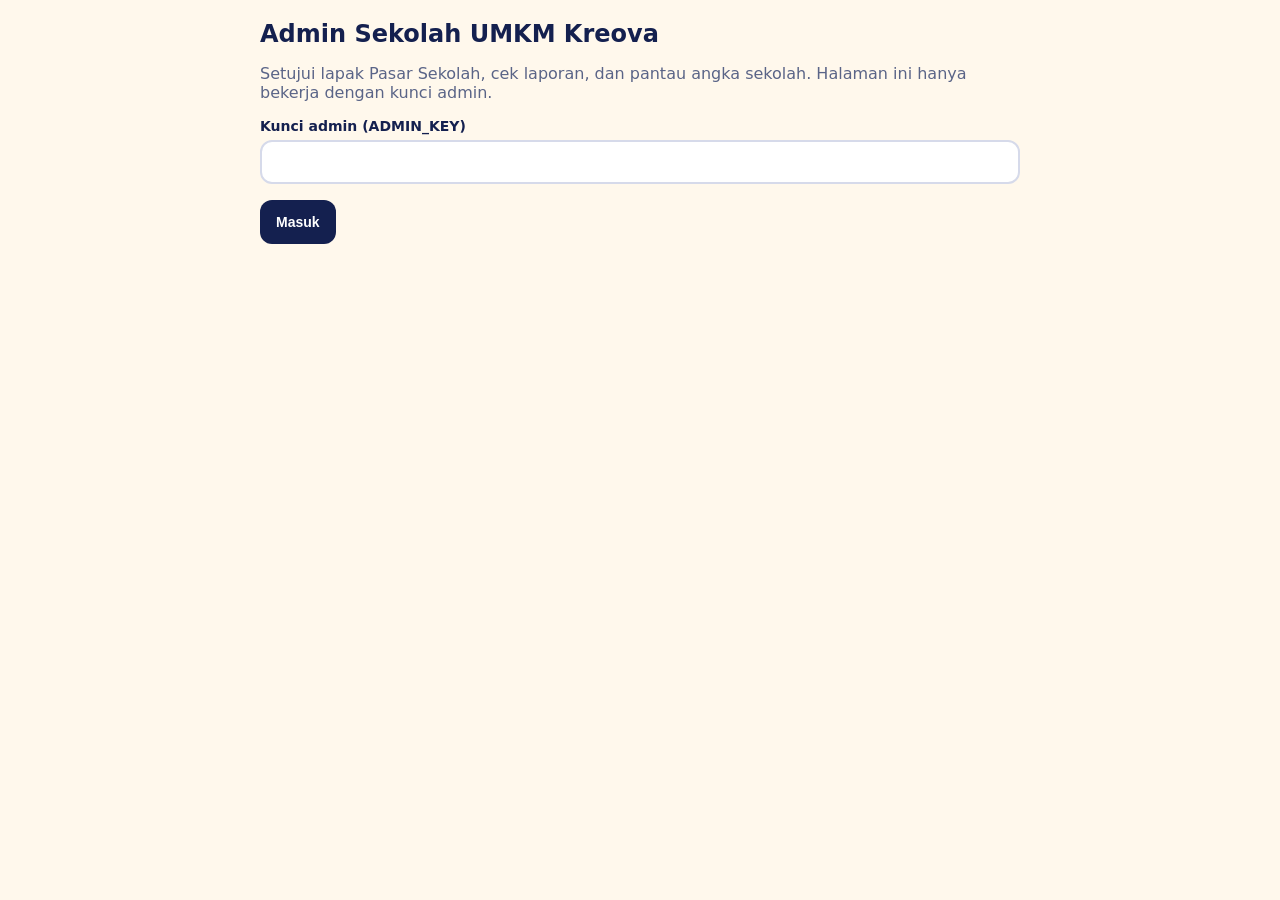
<file: public/admin.html>
<!DOCTYPE html>
<html lang="id">
<head>
<meta charset="utf-8">
<meta name="viewport" content="width=device-width, initial-scale=1">
<meta name="robots" content="noindex">
<title>Admin · Sekolah UMKM Kreova</title>
<style>
  body { margin:0; font-family:system-ui, sans-serif; background:#FFF8EC; color:#14204F; }
  main { max-width:760px; margin:0 auto; padding:20px 16px 60px; }
  h1 { font-size:24px; margin:0 0 4px; } h2 { font-size:18px; margin:28px 0 10px; }
  .kartu { background:#fff; border-radius:14px; padding:14px 16px; margin-bottom:10px; box-shadow:0 3px 0 rgba(12,21,56,.08); display:flex; gap:12px; align-items:center; flex-wrap:wrap; }
  .kartu .isi { flex:1 1 220px; } .kartu small { color:#5A6487; display:block; }
  button { min-height:44px; padding:0 16px; border-radius:12px; border:0; font-weight:700; font-size:14px; cursor:pointer; }
  .setuju { background:#2BB673; color:#fff; } .tolak { background:#B3261E; color:#fff; } .netral { background:#14204F; color:#fff; }
  input { min-height:44px; border-radius:12px; border:2px solid #D6DAEA; padding:0 12px; font-size:16px; width:100%; box-sizing:border-box; }
  label { font-weight:700; font-size:14px; display:block; margin-bottom:6px; }
  .angka { display:flex; gap:10px; flex-wrap:wrap; } .angka div { background:#14204F; color:#fff; border-radius:12px; padding:10px 14px; font-weight:700; }
  .salah { color:#B3261E; font-weight:700; min-height:20px; }
  .kosong { color:#5A6487; }
  .foto { display:flex; gap:6px; flex-wrap:wrap; width:100%; } .foto figure { margin:0; width:96px; font-size:12px; } .foto img { width:96px; height:96px; object-fit:cover; border-radius:10px; display:block; background:#E8EEFB; }
  .cek { background:#FFF3C4; border-radius:10px; padding:8px 10px; font-size:13.5px; width:100%; } .cek a { color:#14204F; font-weight:700; }
  .tombol-baris { display:flex; gap:8px; flex-wrap:wrap; width:100%; align-items:center; } .tombol-baris input { flex:1 1 180px; min-height:40px; font-size:14px; }
  .lencana { display:inline-block; background:#F5C518; color:#14204F; border-radius:999px; padding:2px 8px; font-size:12px; font-weight:800; margin-left:6px; }
  .detail { font-size:14px; line-height:1.5; width:100%; } .detail div { margin:2px 0; } a { color:#14204F; }
</style>
</head>
<body>
<main>
  <h1>Admin Sekolah UMKM Kreova</h1>
  <p class="kosong">Setujui lapak Pasar Sekolah, cek laporan, dan pantau angka sekolah. Halaman ini hanya bekerja dengan kunci admin.</p>
  <form id="masuk">
    <label for="kunci">Kunci admin (ADMIN_KEY)</label>
    <input id="kunci" type="password" autocomplete="current-password">
    <p><button class="netral" type="submit">Masuk</button></p>
    <div class="salah" id="salah" role="alert"></div>
  </form>
  <section id="isi" hidden>
    <div class="angka" id="angka"></div>
    <h2>Laporan dari pengunjung</h2><div id="laporan"></div>
    <h2>Lapak menunggu persetujuan</h2><div id="antrian"></div>
    <h2>Lapak tampil di Pasar Sekolah</h2><p class="kosong">3 lapak dipajang di depan peta. Tandai "Pilihan" untuk memilihnya sendiri (maks. 3); sisanya dipilih otomatis dari yang paling lengkap (foto, deskripsi, cara pesan).</p><div id="lapak"></div>
    <p><button class="netral" id="muat">Muat ulang</button></p>
    <h2>Hapus semua data sekolah</h2>
    <p class="kosong">Menghapus semua murid, nomor di Dinding Angkatan, absen, vote, dan lapak. Tidak bisa dibatalkan. Murid yang sudah daftar akan diminta daftar ulang.</p>
    <p><label for="konfirmasi">Ketik <b>HAPUS SEMUA</b> untuk konfirmasi</label><br><input id="konfirmasi" autocomplete="off"> <button class="tolak" id="reset">Hapus semua data</button></p>
    <div class="salah" id="info-reset" role="status"></div>
  </section>
</main>
<script>
var kunci = '';
try { kunci = sessionStorage.getItem('kunciAdmin') || ''; } catch (e) {}
var PILIHAN = ['Chat di-ghosting','Perang harga','Pembeli nggak balik','Capek ngurus sendiri','Mulai dari nol']; // putaran 2, sama dengan game.js
function esc(s) { return String(s).replace(/[&<>"]/g, function (c) { return { '&':'&amp;', '<':'&lt;', '>':'&gt;', '"':'&quot;' }[c]; }); }
function api(path, body) {
  return fetch(path, { method: body ? 'POST' : 'GET', headers: { 'x-admin-key': kunci, 'content-type': 'application/json' }, body: body ? JSON.stringify(body) : undefined })
    .then(function (r) { return r.json().then(function (d) { if (!r.ok) throw new Error(d.galat || 'Gagal'); return d; }); });
}
function isiLapak(x) {
  var h = '<div class="detail">';
  if (x.deskripsi) h += '<div>' + esc(x.deskripsi) + '</div>';
  if (x.izinWA && x.wa) h += '<div>WA: <a href="https://wa.me/' + esc(x.wa) + '" target="_blank" rel="noopener">+' + esc(x.wa) + '</a></div>';
  if (x.link) h += '<div>Toko online: <a href="' + esc(x.link) + '" target="_blank" rel="noopener nofollow">' + esc(x.link) + '</a></div>';
  if (x.legal) h += '<div>BPOM/PIRT/halal: ' + esc(x.legal) + '</div>';
  h += '</div>';
  if (x.produk && x.produk.length) h += '<div class="foto">' + x.produk.map(function (p) { return '<figure>' + (p.foto ? '<img src="/foto/' + esc(p.foto) + '.jpg" alt="">' : '') + '<figcaption>' + esc(p.nama || '') + (p.harga ? ' · ' + esc(p.harga) : '') + '</figcaption></figure>'; }).join('') + '</div>';
  return h;
}
function tampil(d) {
  document.getElementById('isi').hidden = false; document.getElementById('masuk').hidden = true;
  document.getElementById('angka').innerHTML = '<div>' + d.total + ' murid terdaftar</div><div>' + d.online + ' online</div><div>' + d.lapak.length + ' lapak tampil</div>'
    + '<div>Vote ' + esc(d.minggu) + '</div>' + d.vote.map(function (v, i) { return '<div>' + (i + 1) + '. ' + PILIHAN[i] + ': ' + v + '</div>'; }).join('');
  document.getElementById('laporan').innerHTML = d.laporan.length ? d.laporan.map(function (x) {
    return '<div class="kartu"><div class="isi"><b>' + esc(x.alasan) + '</b> · <a href="/lapak/' + esc(x.slug) + '" target="_blank" rel="noopener">' + esc(x.usaha) + '</a><small>' + esc(x.tgl) + (x.catatan ? ' · ' + esc(x.catatan) : '') + '</small></div><button class="netral" data-id="' + esc(x.id) + '" data-aksi="laporanSelesai">Selesai dicek</button></div>'; }).join('') : '<p class="kosong">Tidak ada laporan.</p>';
  document.getElementById('antrian').innerHTML = d.antrian.length ? d.antrian.map(function (x) {
    var ig = x.ig ? '<a href="https://www.instagram.com/' + esc(x.ig) + '/" target="_blank" rel="noopener">@' + esc(x.ig) + '</a>' : '<b>belum isi IG</b>';
    return '<div class="kartu"><div class="isi"><b>' + esc(x.usaha) + '</b>' + (x.perintis ? '<span class="lencana">Perintis</span>' : '') + (x.edit ? '<span class="lencana">Perubahan</span>' : '') + '<small>' + esc(x.kategori) + ' · oleh ' + esc(x.nama) + ' · ' + esc(x.tgl) + (x.v === 3 ? ' · undangan sah: ' + (x.undanganSah || 0) : ' · format lama (tanpa isi)') + '</small></div>'
      + '<div class="cek">Cek dulu: ' + ig + ' sudah <b>follow @hey.kreova</b> dan pernah komentar <b>"Hadir, Bu Naya"</b>? Foto asli, produk legal, link tidak mencurigakan?</div>'
      + isiLapak(x)
      + '<div class="tombol-baris"><button class="setuju" data-uid="' + esc(x.uid) + '" data-aksi="setuju">Setujui</button><input id="alasan-' + esc(x.uid) + '" placeholder="Alasan ditolak (terlihat oleh murid)"><button class="tolak" data-uid="' + esc(x.uid) + '" data-aksi="tolak">Tolak</button></div></div>'; }).join('') : '<p class="kosong">Tidak ada lapak yang menunggu.</p>';
  document.getElementById('lapak').innerHTML = d.lapak.length ? d.lapak.map(function (x) {
    var depan = d.pilihan.indexOf(x.slug) >= 0;
    return '<div class="kartu"><div class="isi"><b><a href="/lapak/' + esc(x.slug) + '" target="_blank" rel="noopener">' + esc(x.usaha) + '</a></b>' + (x.perintis ? '<span class="lencana">Perintis</span>' : '') + (depan ? '<span class="lencana">Tampil di depan</span>' : '')
      + '<small>' + esc(x.kategori) + ' · oleh ' + esc(x.nama) + (x.ig ? ' · @' + esc(x.ig) : '') + ' · dilihat ' + (x.dilihat || 0) + ' kali</small></div>' + isiLapak(x)
      + '<div class="tombol-baris"><button class="netral" data-uid="' + esc(x.uid) + '" data-aksi="pin">' + (x.pin ? 'Lepas dari Pilihan' : 'Jadikan Pilihan') + '</button><input id="alasan-' + esc(x.uid) + '" placeholder="Alasan dihapus (terlihat oleh murid)"><button class="tolak" data-uid="' + esc(x.uid) + '" data-aksi="hapus">Hapus</button></div></div>'; }).join('') : '<p class="kosong">Belum ada lapak.</p>';
}
function muat() { api('/admin/api/data').then(tampil).catch(function (e) { document.getElementById('masuk').hidden = false; document.getElementById('isi').hidden = true; document.getElementById('salah').textContent = e.message; }); }
document.getElementById('masuk').addEventListener('submit', function (e) { e.preventDefault(); kunci = document.getElementById('kunci').value.trim(); try { sessionStorage.setItem('kunciAdmin', kunci); } catch (er) {} muat(); });
document.getElementById('muat').onclick = muat;
document.getElementById('reset').onclick = function () {
  var k = document.getElementById('konfirmasi').value.trim(), info = document.getElementById('info-reset');
  if (k !== 'HAPUS SEMUA') { info.textContent = 'Ketik HAPUS SEMUA persis (huruf besar) untuk konfirmasi.'; return; }
  this.disabled = true; var t = this;
  api('/admin/api/aksi', { aksi: 'resetSemua', konfirmasi: k }).then(function () { info.textContent = 'Semua data sudah dihapus. Sekolah kembali kosong.'; document.getElementById('konfirmasi').value = ''; t.disabled = false; muat(); }).catch(function (er) { info.textContent = er.message; t.disabled = false; });
};
document.addEventListener('click', function (e) {
  var b = e.target.closest('[data-aksi]'); if (!b) return;
  b.disabled = true;
  var al = b.dataset.uid ? document.getElementById('alasan-' + b.dataset.uid) : null;
  if (b.dataset.aksi === 'hapus' && !confirmHapus(b)) { b.disabled = false; return; }
  api('/admin/api/aksi', { uid: b.dataset.uid, id: b.dataset.id, aksi: b.dataset.aksi, alasan: al ? al.value : '' }).then(muat).catch(function (er) { alert(er.message); b.disabled = false; });
});
function confirmHapus(b) { if (b.dataset.yakin) return true; b.dataset.yakin = '1'; b.textContent = 'Yakin hapus? Ketuk lagi'; return false; }
if (kunci) muat();
</script>
</body>
</html>
</file>
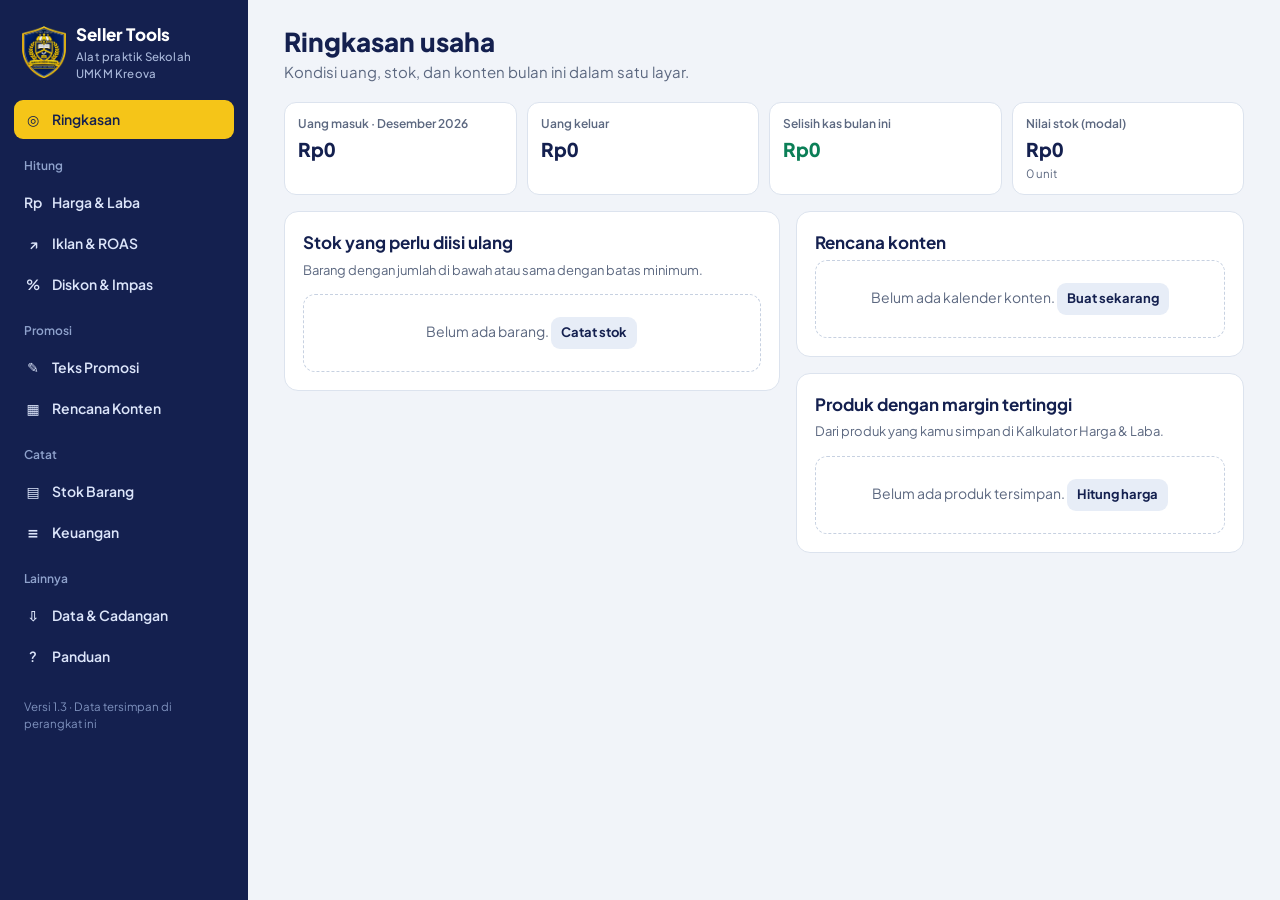
<file: public/Seller-Tools-Sekolah-UMKM-Kreova-v1.3.html>
<!doctype html>
<html lang="id">
<head>
<meta charset="utf-8">
<meta name="viewport" content="width=device-width,initial-scale=1,viewport-fit=cover">
<meta name="theme-color" content="#001850">
<title>Seller Tools · Sekolah UMKM Kreova</title>
<link rel="preconnect" href="https://fonts.googleapis.com">
<link rel="preconnect" href="https://fonts.gstatic.com" crossorigin>
<link href="https://fonts.googleapis.com/css2?family=Plus+Jakarta+Sans:wght@400;500;600;700;800&display=swap" rel="stylesheet">
<style>
:root{--navy:#14204F;--navy2:#1D2B63;--blue:#1E6BFF;--yel:#F5C518;--yel2:#FFF4CC;--bg:#F1F4F9;--ink:#14203A;--mut:#5C6880;--line:#DCE3EE;--ok:#0B7F57;--okbg:#E3F5EE;--bad:#B8243A;--badbg:#FCE8EB;--warn:#94590A;--warnbg:#FFF3DC}
*{box-sizing:border-box}
html{-webkit-text-size-adjust:100%}
body{margin:0;background:var(--bg);color:var(--ink);font:15px/1.5 'Plus Jakarta Sans',system-ui,-apple-system,'Segoe UI',Roboto,Arial,sans-serif}
button,input,select,textarea{font:inherit;color:inherit}
.app{display:grid;grid-template-columns:248px minmax(0,1fr);min-height:100vh}
/* sidebar */
.side{background:var(--navy);color:#fff;padding:22px 14px;position:sticky;top:0;height:100vh;overflow:auto}
.brand{display:flex;align-items:center;gap:10px;padding:0 8px 18px;font-weight:800;font-size:17px;letter-spacing:.2px}
.brand i{font-style:normal;width:34px;height:34px;border-radius:9px;background:var(--yel);color:var(--navy);display:grid;place-items:center;font-size:18px;font-weight:800}
.brand small{display:block;font-weight:500;font-size:11.5px;color:#A9B8DA}
.nav{display:flex;flex-direction:column;gap:2px}
.nav h4{margin:16px 10px 6px;font-size:12px;font-weight:600;color:#8FA2CC}
.nav button{all:unset;cursor:pointer;display:flex;align-items:center;gap:10px;padding:9px 10px;border-radius:9px;color:#DCE5FA;font-weight:600;font-size:14px}
.nav button:hover{background:#ffffff12}
.nav button[aria-current=page]{background:var(--yel);color:var(--navy)}
.nav button:focus-visible{outline:2px solid var(--yel);outline-offset:2px}
.nav .ic{width:18px;text-align:center}
.side .ver{margin:22px 10px 0;font-size:11.5px;color:#7F92BE}
/* main */
main{padding:26px clamp(14px,3vw,36px) 60px;min-width:0}
.top{display:flex;justify-content:space-between;align-items:flex-end;gap:12px;flex-wrap:wrap;margin-bottom:18px}
.top h1{margin:0;font-size:26px;line-height:1.2;font-weight:800;color:var(--navy)}
.top p{margin:4px 0 0;color:var(--mut);max-width:62ch}
.page[hidden]{display:none}
.cols{display:grid;grid-template-columns:minmax(0,1.05fr) minmax(0,.95fr);gap:16px;align-items:start}
.panel{background:#fff;border:1px solid var(--line);border-radius:14px;padding:18px}
.panel+.panel{margin-top:16px}
.panel h2{margin:0 0 4px;font-size:17px;color:var(--navy)}
.panel h3{margin:18px 0 8px;font-size:14.5px;color:var(--navy)}
.hint{color:var(--mut);font-size:13px;margin:0 0 14px;line-height:1.55}
.fields{display:grid;grid-template-columns:1fr 1fr;gap:12px}
.fields .full{grid-column:1/-1}
.f label{display:block;font-size:12.5px;font-weight:700;color:#46536D;margin-bottom:5px}
.f input,.f select,.f textarea{width:100%;padding:10px 11px;border:1px solid #CFD8E6;border-radius:9px;background:#fff;min-height:42px}
.f textarea{min-height:90px;resize:vertical}
.f small{display:block;color:var(--mut);font-size:11.5px;margin-top:4px}
input:focus-visible,select:focus-visible,textarea:focus-visible,.btn:focus-visible,.chip:focus-visible{outline:3px solid #9DBBFF;outline-offset:1px}
.check{display:flex;gap:8px;align-items:flex-start;font-size:13.5px}
.check input{width:18px;height:18px;margin-top:2px}
.btns{display:flex;flex-wrap:wrap;gap:8px;margin-top:14px}
.btn{cursor:pointer;border:0;border-radius:9px;padding:10px 14px;font-weight:700;background:var(--navy);color:#fff;min-height:42px}
.btn.alt{background:#E7EDF7;color:var(--navy)}
.btn.yel{background:var(--yel);color:var(--navy)}
.btn.red{background:var(--badbg);color:var(--bad)}
.btn.sm{padding:6px 10px;min-height:32px;font-size:13px}
.btn:disabled{opacity:.5;cursor:not-allowed}
/* fee table */
.fee{width:100%;border-collapse:collapse;font-size:13.5px;table-layout:fixed}
.fee th:first-child{width:42%}
.fee th{text-align:left;font-size:12px;color:#46536D;font-weight:700;padding:0 6px 6px}
.fee td{padding:4px 6px}
.fee td:first-child{font-weight:600;padding-left:0}
.fee input{width:100%;padding:8px 9px;border:1px solid #CFD8E6;border-radius:8px;min-height:38px}
/* receipt: the signature element */
.receipt{position:relative;background:#fff;border-radius:12px 12px 0 0;padding:20px 20px 24px;margin-bottom:22px;font-variant-numeric:tabular-nums;box-shadow:0 12px 32px rgba(0,24,80,.10),0 0 0 1px var(--line)}
.receipt::after{content:"";position:absolute;left:0;right:0;bottom:-11px;height:12px;background:linear-gradient(-45deg,transparent 8px,#fff 0) 0 0/16px 12px repeat-x,linear-gradient(45deg,transparent 8px,#fff 0) 0 0/16px 12px repeat-x;filter:drop-shadow(0 2px 1px rgba(0,24,80,.06))}
.rhead{display:flex;justify-content:space-between;align-items:baseline;border-bottom:2px solid var(--navy);padding-bottom:10px;margin-bottom:8px}
.rhead b{font-size:15px;color:var(--navy)}
.rhead span{font-size:12px;color:var(--mut)}
.rl{display:flex;justify-content:space-between;gap:10px;padding:4px 0;font-size:14px}
.rl span:first-child{color:#3B4862}
.rl.minus span:last-child{color:var(--bad)}
.rl.sub{border-top:1px dashed #B9C4D8;margin-top:6px;padding-top:9px;font-weight:700}
.rl.sub span:first-child{color:var(--ink)}
.rtotal{margin:12px -20px 0;padding:14px 20px;background:var(--yel);display:flex;justify-content:space-between;align-items:center;gap:8px}
.rtotal.neg{background:var(--badbg);color:var(--bad)}
.rtotal small{display:block;font-size:12px;font-weight:600}
.rtotal b{font-size:28px;font-weight:800;line-height:1}
/* metrics */
.kpis{display:grid;grid-template-columns:repeat(2,minmax(0,1fr));gap:10px}
.kpis.k4{grid-template-columns:repeat(4,minmax(0,1fr))}
.kpi{background:#fff;border:1px solid var(--line);border-radius:12px;padding:12px 13px}
.kpi small{display:block;color:var(--mut);font-size:12px;font-weight:600}
.kpi b{display:block;font-size:19px;font-weight:800;color:var(--navy);margin-top:2px;font-variant-numeric:tabular-nums}
.kpi em{display:block;font-style:normal;font-size:11.5px;color:var(--mut);margin-top:2px}
.note{border-radius:10px;padding:11px 13px;font-size:13.5px;margin-top:12px;line-height:1.5}
.note.ok{background:var(--okbg);color:#0A5E41}
.note.bad{background:var(--badbg);color:#8E1B2D}
.note.warn{background:var(--warnbg);color:#6E4207}
.note.info{background:#E8EFFD;color:#1D3D86}
.big{font-size:30px;font-weight:800;color:var(--navy);line-height:1.1;font-variant-numeric:tabular-nums}
/* lists */
.list{display:grid;gap:8px}
.row{display:flex;justify-content:space-between;align-items:center;gap:10px;padding:11px 12px;border:1px solid var(--line);border-radius:10px;background:#fff}
.row .m{min-width:0}
.row .m b{display:block;overflow-wrap:anywhere}
.row .m small{display:block;color:var(--mut);font-size:12.5px}
.row .r{text-align:right;white-space:nowrap;display:flex;flex-direction:column;align-items:flex-end;gap:5px}
.row .acts{display:flex;gap:5px}
.badge{display:inline-block;font-size:11.5px;font-weight:700;padding:2px 8px;border-radius:99px;background:#E7EDF7;color:var(--navy)}
.badge.ok{background:var(--okbg);color:var(--ok)}
.badge.bad{background:var(--badbg);color:var(--bad)}
.badge.warn{background:var(--warnbg);color:var(--warn)}
.empty{padding:22px;text-align:center;color:var(--mut);border:1px dashed #C7D1E1;border-radius:12px;font-size:14px}
.tbl{width:100%;border-collapse:collapse;font-size:13.5px;font-variant-numeric:tabular-nums}
.tbl th{text-align:left;font-size:12px;color:var(--mut);font-weight:700;border-bottom:1px solid var(--line);padding:8px 6px}
.tbl td{border-bottom:1px solid #EDF1F7;padding:8px 6px;vertical-align:middle}
.tbl td.n,.tbl th.n{text-align:right}
.scroll{overflow-x:auto}
/* caption cards */
.cap{border:1px solid var(--line);border-radius:12px;padding:14px;background:#fff}
.cap+.cap{margin-top:12px}
.cap header{display:flex;justify-content:space-between;align-items:center;margin-bottom:8px;gap:8px}
.cap pre{white-space:pre-wrap;font:inherit;font-size:14px;margin:0;background:#F7F9FC;border-radius:9px;padding:12px;max-height:340px;overflow:auto}
.cap footer{display:flex;justify-content:space-between;align-items:center;margin-top:8px;font-size:12px;color:var(--mut)}
/* planner */
.day{display:grid;grid-template-columns:auto 1fr auto;gap:12px;align-items:start;padding:11px 12px;border:1px solid var(--line);border-radius:10px;background:#fff}
.day.done{background:#F6F8FB}
.day.done .t{text-decoration:line-through;color:var(--mut)}
.day input{width:20px;height:20px;margin-top:3px}
.day .t{font-weight:700}
.day small{display:block;color:var(--mut);font-size:12.5px}
.day q{display:block;font-size:13px;color:#334A7A;margin-top:3px;quotes:"“" "”"}
.prog{height:8px;background:#E7EDF7;border-radius:99px;overflow:hidden;margin:6px 0 14px}
.prog i{display:block;height:100%;background:var(--blue)}
/* bars */
.bar{display:grid;grid-template-columns:120px 1fr auto;gap:8px;align-items:center;font-size:13px;margin:6px 0}
.bar div{height:10px;background:#E7EDF7;border-radius:99px;overflow:hidden}
.bar div i{display:block;height:100%;background:var(--navy)}
.toast{position:fixed;left:50%;bottom:22px;transform:translate(-50%,30px);opacity:0;background:var(--navy);color:#fff;padding:11px 16px;border-radius:10px;font-weight:600;font-size:14px;transition:.25s;z-index:50;max-width:92vw;pointer-events:none}
.toast.show{opacity:1;transform:translate(-50%,0)}
.toast.bad{background:var(--bad)}
.mstick{display:none}
.sr{position:absolute;width:1px;height:1px;overflow:hidden;clip:rect(0 0 0 0)}
.steps{counter-reset:s;list-style:none;padding:0;margin:0;display:grid;gap:10px}
.steps li{counter-increment:s;display:grid;grid-template-columns:30px 1fr;gap:10px}
.steps li::before{content:counter(s);width:28px;height:28px;border-radius:50%;background:var(--yel);color:var(--navy);display:grid;place-items:center;font-weight:800;font-size:13px}
.steps b{display:block}
.steps span{color:var(--mut);font-size:13.5px}
details{border:1px solid var(--line);border-radius:10px;padding:10px 12px;background:#fff}
details+details{margin-top:8px}
summary{cursor:pointer;font-weight:700}
details p{margin:8px 0 2px;color:#3B4862;font-size:14px}
.split{display:flex;justify-content:space-between;align-items:center;gap:10px;flex-wrap:wrap}
@media (max-width:1100px){.kpis.k4{grid-template-columns:repeat(2,minmax(0,1fr))}}
@media (max-width:900px){
 .app{grid-template-columns:minmax(0,1fr)}
 .side{min-width:0}
 .side{position:sticky;top:0;height:auto;z-index:20;padding:10px 10px 8px;overflow:visible}
 .brand{padding:0 4px 8px;font-size:15px}.brand i{width:28px;height:28px;font-size:15px}.brand small{display:none}
 .nav{flex-direction:row;overflow-x:auto;gap:6px;scrollbar-width:none;padding-bottom:2px}
 .nav::-webkit-scrollbar{display:none}
 .nav h4,.side .ver{display:none}
 .nav button{white-space:nowrap;background:#ffffff14;padding:8px 12px;font-size:13.5px}
 .cols{grid-template-columns:minmax(0,1fr)}
 main{padding-top:18px}
 .top h1{font-size:22px}
 .mstick{display:flex;position:sticky;bottom:0;margin:16px -14px -60px;padding:12px 16px calc(12px + env(safe-area-inset-bottom));background:var(--navy);color:#fff;justify-content:space-between;align-items:center;gap:10px;z-index:15;box-shadow:0 -6px 20px rgba(0,24,80,.18)}
 .mstick small{display:block;font-size:11.5px;color:#A9B8DA}
 .mstick b{font-size:19px}
 .mstick.neg b{color:#FF9AA8}
 .mstick button{all:unset;cursor:pointer;background:var(--yel);color:var(--navy);font-weight:800;font-size:13px;padding:8px 12px;border-radius:8px}
}
@media (max-width:560px){.fields{grid-template-columns:minmax(0,1fr)}.fee{font-size:12.5px}.kpis.k4{grid-template-columns:1fr 1fr}.bar{grid-template-columns:90px 1fr auto}.rtotal b{font-size:24px}.row{flex-wrap:wrap}.row .r{align-items:flex-start;text-align:left}}
@media (prefers-reduced-motion:reduce){*{transition:none!important}}
@media print{.side,.top,.noprint,.toast{display:none!important}.app{display:block}main{padding:0}.panel{border:0;padding:0}.day{break-inside:avoid}body{background:#fff}}
</style>
</head>
<body>
<div class="app">
<aside class="side">
 <div class="brand"><img src="[data-uri]" alt="Lencana Sekolah UMKM Kreova" style="width:44px;height:auto;flex:none"><div>Seller Tools<small>Alat praktik Sekolah UMKM Kreova</small></div></div>
 <nav class="nav" id="nav" aria-label="Menu alat">
  <button data-go="home"><span class="ic" aria-hidden="true">◎</span>Ringkasan</button>
  <h4>Hitung</h4>
  <button data-go="profit"><span class="ic" aria-hidden="true">Rp</span>Harga &amp; Laba</button>
  <button data-go="roas"><span class="ic" aria-hidden="true">↗</span>Iklan &amp; ROAS</button>
  <button data-go="discount"><span class="ic" aria-hidden="true">%</span>Diskon &amp; Impas</button>
  <h4>Promosi</h4>
  <button data-go="caption"><span class="ic" aria-hidden="true">✎</span>Teks Promosi</button>
  <button data-go="planner"><span class="ic" aria-hidden="true">▦</span>Rencana Konten</button>
  <h4>Catat</h4>
  <button data-go="stock"><span class="ic" aria-hidden="true">▤</span>Stok Barang</button>
  <button data-go="cash"><span class="ic" aria-hidden="true">≡</span>Keuangan</button>
  <h4>Lainnya</h4>
  <button data-go="data"><span class="ic" aria-hidden="true">⇩</span>Data &amp; Cadangan</button>
  <button data-go="guide"><span class="ic" aria-hidden="true">?</span>Panduan</button>
 </nav>
 <div class="ver">Versi 1.3 · Data tersimpan di perangkat ini</div>
</aside>

<main>
<div class="top"><div><h1 id="pageTitle">Ringkasan usaha</h1><p id="pageDesc"></p></div></div>

<!-- RINGKASAN -->
<section class="page" id="p-home">
 <div id="homeAlert"></div>
 <div class="kpis k4" id="homeKpi"></div>
 <div class="cols" style="margin-top:16px">
  <div class="panel"><h2>Stok yang perlu diisi ulang</h2><p class="hint">Barang dengan jumlah di bawah atau sama dengan batas minimum.</p><div id="homeLow" class="list"></div></div>
  <div>
   <div class="panel"><h2>Rencana konten</h2><div id="homePlan"></div></div>
   <div class="panel"><h2>Produk dengan margin tertinggi</h2><p class="hint">Dari produk yang kamu simpan di Kalkulator Harga &amp; Laba.</p><div id="homeProd" class="list"></div></div>
  </div>
 </div>
</section>

<!-- HARGA & LABA -->
<section class="page" id="p-profit" hidden>
 <div class="cols">
  <div>
   <div class="panel">
    <h2>Produk &amp; modal</h2>
    <p class="hint">Tulis angka tanpa titik, contoh <b>85000</b>. Hasil langsung berubah saat kamu mengetik.</p>
    <div class="fields" id="pfForm">
     <div class="f full"><label for="pf_name">Nama produk</label><input id="pf_name" value="Daster Batik Rayon" maxlength="80"></div>
     <div class="f"><label for="pf_price">Harga jual (Rp)</label><input id="pf_price" type="number" inputmode="numeric" min="0" value="85000"></div>
     <div class="f"><label for="pf_voucher">Voucher/diskon toko per pesanan (Rp)</label><input id="pf_voucher" type="number" inputmode="numeric" min="0" value="0"><small>Diskon yang kamu tanggung sendiri.</small></div>
     <div class="f"><label for="pf_hpp">Modal per barang / HPP (Rp)</label><input id="pf_hpp" type="number" inputmode="numeric" min="0" value="45000"></div>
     <div class="f"><label for="pf_pack">Kemasan (Rp)</label><input id="pf_pack" type="number" inputmode="numeric" min="0" value="2000"></div>
     <div class="f"><label for="pf_ship">Subsidi ongkir &amp; biaya lain (Rp)</label><input id="pf_ship" type="number" inputmode="numeric" min="0" value="0"></div>
     <div class="f"><label for="pf_ads">Biaya iklan per pesanan (Rp)</label><input id="pf_ads" type="number" inputmode="numeric" min="0" value="3000"></div>
     <div class="f"><label for="pf_target">Target laba per pesanan (Rp)</label><input id="pf_target" type="number" inputmode="numeric" min="0" value="15000"></div>
    </div>
   </div>
   <div class="panel">
    <h2>Potongan marketplace</h2>
    <p class="hint">Isi sesuai rincian di aplikasi penjual tokomu, karena tarif berbeda per platform, kategori, dan program yang diikuti, serta bisa berubah. Angka di bawah hanya contoh. Isi batas maksimal jika potongan punya batas per pesanan (0 = tanpa batas).</p>
    <table class="fee" id="pfFee">
     <thead><tr><th>Komponen</th><th>Persen (%)</th><th>Batas maks. (Rp)</th></tr></thead>
     <tbody>
      <tr><td>Biaya admin</td><td><input id="pf_f0" type="number" inputmode="decimal" step="0.1" min="0" value="6" aria-label="Persen biaya admin"></td><td><input id="pf_c0" type="number" inputmode="numeric" min="0" value="0" aria-label="Batas biaya admin"></td></tr>
      <tr><td>Program/layanan (ongkir, cashback)</td><td><input id="pf_f1" type="number" inputmode="decimal" step="0.1" min="0" value="4" aria-label="Persen biaya program"></td><td><input id="pf_c1" type="number" inputmode="numeric" min="0" value="0" aria-label="Batas biaya program"></td></tr>
      <tr><td>Biaya transaksi</td><td><input id="pf_f2" type="number" inputmode="decimal" step="0.1" min="0" value="0" aria-label="Persen biaya transaksi"></td><td><input id="pf_c2" type="number" inputmode="numeric" min="0" value="0" aria-label="Batas biaya transaksi"></td></tr>
      <tr><td>Biaya tetap per pesanan</td><td colspan="2"><input id="pf_fixed" type="number" inputmode="numeric" min="0" value="0" aria-label="Biaya tetap per pesanan dalam rupiah" placeholder="Rp"></td></tr>
     </tbody>
    </table>
    <h3>Profil biaya tersimpan</h3>
    <div class="fields">
     <div class="f"><label for="pf_prof">Pakai profil</label><select id="pf_prof"></select></div>
     <div class="f"><label for="pf_profname">Simpan pengaturan ini sebagai</label><input id="pf_profname" placeholder="Contoh: Toko Shopee saya" maxlength="40"></div>
    </div>
    <div class="btns"><button class="btn alt sm" data-act="saveProfile">Simpan profil</button><button class="btn red sm" data-act="delProfile">Hapus profil terpilih</button></div>
   </div>
  </div>
  <div>
   <div id="pfOut"></div>
   <div class="btns noprint" style="margin-top:0"><button class="btn yel" data-act="saveProduct">Simpan ke daftar produk</button><button class="btn alt" data-act="toRoas">Hitung batas iklannya</button></div>
   <div class="panel" style="margin-top:16px"><h2>Daftar produk</h2><p class="hint">Bandingkan laba antarproduk. Klik nama untuk memuat ulang ke kalkulator.</p><div id="pfList"></div></div>
  </div>
 </div>
 <div class="mstick noprint" id="pfStick"></div>
</section>

<!-- ROAS -->
<section class="page" id="p-roas" hidden>
 <div class="cols">
  <div class="panel">
   <h2>Batas aman biaya iklan</h2>
   <p class="hint">ROAS = omzet dari iklan ÷ biaya iklan. Contoh: ROAS 3 artinya setiap Rp1.000 untuk iklan menghasilkan Rp3.000 penjualan. Hitung dulu batasnya sebelum menaikkan anggaran.</p>
   <div class="fields" id="roForm">
    <div class="f"><label for="ro_price">Harga jual rata-rata (Rp)</label><input id="ro_price" type="number" inputmode="numeric" min="0" value="85000"></div>
    <div class="f"><label for="ro_l0">Laba per pesanan sebelum iklan (Rp)</label><input id="ro_l0" type="number" inputmode="numeric" min="0" value="23000"><small>Laba setelah modal &amp; potongan marketplace, belum dikurangi iklan.</small></div>
    <div class="f full"><label for="ro_target">Laba bersih yang ingin tetap kamu dapat per pesanan (Rp)</label><input id="ro_target" type="number" inputmode="numeric" min="0" value="10000"></div>
    <div class="f full"><label for="ro_prod">Atau ambil dari produk tersimpan</label><select id="ro_prod"></select></div>
   </div>
   <div class="btns"><button class="btn alt sm" data-act="fromCalc">Ambil dari Kalkulator Harga &amp; Laba</button></div>
   <h3>Evaluasi iklan yang sudah berjalan</h3>
   <div class="fields">
    <div class="f"><label for="ev_spend">Biaya iklan terpakai (Rp)</label><input id="ev_spend" type="number" inputmode="numeric" min="0" placeholder="Contoh: 500000"></div>
    <div class="f"><label for="ev_rev">Omzet dari iklan (Rp)</label><input id="ev_rev" type="number" inputmode="numeric" min="0" placeholder="Contoh: 2500000"></div>
    <div class="f"><label for="ev_orders">Jumlah pesanan dari iklan</label><input id="ev_orders" type="number" inputmode="numeric" min="0" placeholder="Contoh: 30"></div>
   </div>
  </div>
  <div><div id="roOut"></div><div id="evOut"></div></div>
 </div>
</section>

<!-- DISKON -->
<section class="page" id="p-discount" hidden>
 <div class="cols">
  <div class="panel">
   <h2>Diskon, titik impas &amp; target penjualan</h2>
   <p class="hint">Biaya per barang terjual = modal + kemasan + potongan marketplace + iklan per pesanan. Titik impas = jumlah barang yang harus terjual supaya balik modal.</p>
   <div class="fields" id="dsForm">
    <div class="f"><label for="ds_price">Harga sebelum diskon (Rp)</label><input id="ds_price" type="number" inputmode="numeric" min="0" value="85000"></div>
    <div class="f"><label for="ds_pct">Diskon (%)</label><input id="ds_pct" type="number" inputmode="decimal" min="0" max="100" value="15"></div>
    <div class="f"><label for="ds_var">Biaya per barang terjual (Rp)</label><input id="ds_var" type="number" inputmode="numeric" min="0" value="57000"></div>
    <div class="f"><label for="ds_fixed">Biaya tetap per bulan (Rp)</label><input id="ds_fixed" type="number" inputmode="numeric" min="0" value="1500000"><small>Sewa, gaji, internet, langganan aplikasi.</small></div>
    <div class="f full"><label for="ds_qty">Penjualan normal per bulan tanpa diskon (unit, opsional)</label><input id="ds_qty" type="number" inputmode="numeric" min="0" value="80"></div>
   </div>
  </div>
  <div id="dsOut"></div>
 </div>
</section>

<!-- CAPTION -->
<section class="page" id="p-caption" hidden>
 <div class="cols">
  <div class="panel">
   <h2>Bahan teks promosi</h2>
   <p class="hint">Makin spesifik isianmu, makin hidup hasilnya. Semua dibuat dari template di perangkat ini, tanpa internet dan tanpa AI.</p>
   <div class="fields">
    <div class="f"><label for="c_prod">Nama produk</label><input id="c_prod" placeholder="Daster rayon motif batik" maxlength="80"></div>
    <div class="f"><label for="c_aud">Untuk siapa</label><input id="c_aud" placeholder="ibu rumah tangga" maxlength="60"></div>
    <div class="f full"><label for="c_ben">Keunggulan (pisahkan dengan koma, maks. 4)</label><input id="c_ben" placeholder="adem dipakai seharian, tidak menerawang, busui friendly" maxlength="240"></div>
    <div class="f full"><label for="c_prob">Masalah yang dialami pembeli</label><input id="c_prob" placeholder="kegerahan pakai daster tebal" maxlength="120"><small>Ditulis seperti kalimat pembeli: "kegerahan…", "susah cari…".</small></div>
    <div class="f"><label for="c_offer">Penawaran (opsional)</label><input id="c_offer" placeholder="Beli 2 lebih hemat Rp10.000" maxlength="100"></div>
    <div class="f"><label for="c_proof">Bukti nyata (opsional)</label><input id="c_proof" placeholder="Sudah 300+ terjual" maxlength="100"><small>Isi hanya jika benar.</small></div>
    <div class="f"><label for="c_plat">Ditulis untuk</label><select id="c_plat"><option>Instagram</option><option>TikTok</option><option>Facebook</option><option>WhatsApp</option><option value="Marketplace">Deskripsi produk marketplace</option></select></div>
    <div class="f"><label for="c_angle">Gaya pesan</label><select id="c_angle"><option value="mix">Campur (3 sudut berbeda)</option><option value="masalah">Masalah → solusi</option><option value="manfaat">Manfaat utama</option><option value="cerita">Cerita di balik produk</option><option value="edukasi">Edukasi/tips</option><option value="bukti">Bukti nyata</option><option value="penawaran">Penawaran</option></select></div>
    <div class="f"><label for="c_cta">Ajakan</label><select id="c_cta"><option value="chat">Chat untuk tanya/pesan</option><option value="checkout">Langsung checkout</option><option value="catalog">Cek katalog</option><option value="comment">Ajak komentar</option><option value="save">Ajak simpan postingan</option></select></div>
    <div class="f"><label for="c_tags">Hashtag tambahan</label><input id="c_tags" placeholder="#dasterbatik #tokoku" maxlength="160"></div>
    <label class="check full"><input type="checkbox" id="c_emoji" checked> Pakai emoji</label>
    <label class="check full"><input type="checkbox" id="c_scarce"> Stok/promo memang terbatas (tambahkan pengingat batas waktu)</label>
   </div>
   <div class="btns"><button class="btn" data-act="makeCaption">Buat teks promosi</button></div>
  </div>
  <div><div id="capOut"><div class="empty">Isi bahan di sebelah kiri, lalu tekan <b>Buat teks promosi</b>. Kamu akan mendapat 3 variasi untuk dipilih.</div></div></div>
 </div>
</section>

<!-- PLANNER -->
<section class="page" id="p-planner" hidden>
 <div class="cols">
  <div class="panel">
   <h2>Buat kalender 30 hari</h2>
   <p class="hint">Tema disesuaikan dengan kategori usaha, format disesuaikan dengan platform. Centang hari yang sudah diposting untuk memantau konsistensi.</p>
   <div class="fields">
    <div class="f"><label for="pl_biz">Nama usaha</label><input id="pl_biz" placeholder="Nama brand" maxlength="60"></div>
    <div class="f"><label for="pl_cat">Kategori usaha</label><select id="pl_cat"><option>Fashion</option><option>Makanan &amp; Minuman</option><option>Kecantikan</option><option>Rumah Tangga</option><option>Kerajinan</option><option>Umum</option></select></div>
    <div class="f"><label for="pl_plat">Platform utama</label><select id="pl_plat"><option>Instagram</option><option>TikTok</option><option>Facebook</option><option>Multi-platform</option></select></div>
    <div class="f"><label for="pl_start">Tanggal mulai</label><input id="pl_start" type="date"></div>
   </div>
   <div class="btns"><button class="btn" data-act="makePlan">Buat kalender</button><button class="btn alt" data-act="planCSV">Unduh CSV</button><button class="btn alt" data-act="planPrint">Cetak / simpan PDF</button></div>
  </div>
  <div class="panel"><div class="split"><h2 id="plTitle">Jadwal konten</h2><span id="plCount" class="badge"></span></div><div id="plProg"></div><div id="plOut" class="list"></div></div>
 </div>
</section>

<!-- STOK -->
<section class="page" id="p-stock" hidden>
 <div class="kpis k4" id="stKpi"></div>
 <div class="cols" style="margin-top:16px">
  <div>
   <div class="panel">
    <h2 id="stFormTitle">Tambah barang</h2>
    <input type="hidden" id="st_edit">
    <div class="fields">
     <div class="f full"><label for="st_name">Nama barang</label><input id="st_name" maxlength="80"></div>
     <div class="f"><label for="st_sku">Kode barang (SKU)</label><input id="st_sku" maxlength="40"></div>
     <div class="f"><label for="st_cost">Harga modal per unit (Rp)</label><input id="st_cost" type="number" inputmode="numeric" min="0" value="0"></div>
     <div class="f" id="st_qtyWrap"><label for="st_qty">Stok awal</label><input id="st_qty" type="number" inputmode="numeric" min="0" value="0"></div>
     <div class="f"><label for="st_min">Batas minimum</label><input id="st_min" type="number" inputmode="numeric" min="0" value="3"></div>
    </div>
    <div class="btns"><button class="btn" data-act="saveItem" id="stSaveBtn">Tambah barang</button><button class="btn alt" data-act="cancelEdit" id="stCancel" hidden>Batal ubah</button></div>
   </div>
   <div class="panel">
    <h2>Barang masuk / keluar</h2>
    <div class="fields">
     <div class="f full"><label for="st_item">Barang</label><select id="st_item"></select></div>
     <div class="f"><label for="st_mtype">Jenis</label><select id="st_mtype"><option value="in">Masuk (restok/retur)</option><option value="out">Keluar (terjual/rusak)</option></select></div>
     <div class="f"><label for="st_mqty">Jumlah</label><input id="st_mqty" type="number" inputmode="numeric" min="1" value="1"></div>
     <div class="f full"><label for="st_mnote">Catatan (opsional)</label><input id="st_mnote" maxlength="120" placeholder="Pesanan Shopee #1234"></div>
    </div>
    <div class="btns"><button class="btn yel" data-act="moveStock">Simpan perubahan stok</button></div>
   </div>
  </div>
  <div class="panel">
   <div class="split"><h2>Daftar barang</h2><div class="btns" style="margin:0"><button class="btn alt sm" data-act="stockCSV">CSV stok</button><button class="btn alt sm" data-act="moveCSV">CSV riwayat</button></div></div>
   <div class="f" style="margin:12px 0"><label for="st_q" class="sr">Cari barang</label><input id="st_q" placeholder="Cari nama atau kode barang"></div>
   <div id="stList" class="list"></div>
  </div>
 </div>
</section>

<!-- KEUANGAN -->
<section class="page" id="p-cash" hidden>
 <div class="kpis k4" id="fnKpi"></div>
 <div class="cols" style="margin-top:16px">
  <div>
   <div class="panel">
    <h2 id="fnFormTitle">Catat transaksi</h2>
    <input type="hidden" id="fn_edit">
    <div class="fields">
     <div class="f"><label for="fn_date">Tanggal</label><input id="fn_date" type="date"></div>
     <div class="f"><label for="fn_type">Jenis</label><select id="fn_type"><option value="in">Uang masuk</option><option value="out">Uang keluar</option></select></div>
     <div class="f"><label for="fn_cat">Kategori</label><select id="fn_cat"></select></div>
     <div class="f"><label for="fn_amount">Jumlah (Rp)</label><input id="fn_amount" type="number" inputmode="numeric" min="0"></div>
     <div class="f full"><label for="fn_note">Keterangan</label><input id="fn_note" maxlength="120" placeholder="Penjualan 5 daster via WA"></div>
    </div>
    <div class="btns"><button class="btn" data-act="saveTx" id="fnSaveBtn">Simpan catatan</button><button class="btn alt" data-act="cancelTx" id="fnCancel" hidden>Batal ubah</button></div>
    <p class="hint" style="margin:12px 0 0">Catatan sederhana arus kas, bukan pengganti laporan pajak atau akuntansi resmi.</p>
   </div>
   <div class="panel"><h2>Pengeluaran per kategori</h2><div id="fnBars"></div></div>
  </div>
  <div class="panel">
   <div class="split"><h2>Riwayat transaksi</h2><button class="btn alt sm" data-act="cashCSV">Unduh CSV</button></div>
   <div class="f" style="margin:12px 0"><label for="fn_month">Periode</label><select id="fn_month"></select></div>
   <div id="fnList" class="list"></div>
  </div>
 </div>
</section>

<!-- DATA -->
<section class="page" id="p-data" hidden>
 <div class="cols">
  <div class="panel">
   <h2>Cadangkan &amp; pulihkan</h2>
   <p class="hint">Semua data hanya tersimpan di browser perangkat ini, tidak dikirim ke server mana pun. Data bisa hilang jika riwayat browser dibersihkan, jadi unduh cadangan secara rutin (misalnya setiap minggu).</p>
   <div id="bkInfo"></div>
   <div class="btns"><button class="btn" data-act="backup">Unduh cadangan (.json)</button><label class="btn alt" for="bk_file" tabindex="0" id="bkLabel">Pulihkan dari file cadangan</label><input id="bk_file" type="file" accept=".json,application/json" class="sr"></div>
   <p class="hint" style="margin-top:12px">File cadangan dari versi 1.1 juga bisa dipulihkan.</p>
  </div>
  <div class="panel">
   <h2>Hapus data</h2>
   <p class="hint">Menghapus stok, keuangan, rencana konten, daftar produk, dan profil biaya dari perangkat ini. Tindakan ini tidak bisa dibatalkan.</p>
   <button class="btn red" data-act="resetAll">Hapus semua data di perangkat ini</button>
  </div>
 </div>
</section>

<!-- PANDUAN -->
<section class="page" id="p-guide" hidden>
 <div class="cols">
  <div class="panel">
   <h2>Mulai dalam 5 langkah</h2>
   <ol class="steps" style="margin-top:12px">
    <li><div><b>Hitung harga yang benar</b><span>Buka Harga &amp; Laba, isi modal dan potongan marketplace sesuai aplikasi penjualmu, lalu simpan sebagai profil biaya agar tidak perlu mengisi ulang.</span></div></li>
    <li><div><b>Tentukan batas iklan</b><span>Tekan "Hitung batas iklannya". Jangan pasang target ROAS di bawah angka ROAS impas.</span></div></li>
    <li><div><b>Uji diskon sebelum dipasang</b><span>Di Diskon &amp; Impas, lihat berapa tambahan penjualan yang dibutuhkan agar diskon tidak menggerus laba.</span></div></li>
    <li><div><b>Siapkan konten sebulan</b><span>Buat kalender 30 hari, lalu pakai Teks Promosi untuk menulis caption tiap postingan.</span></div></li>
    <li><div><b>Catat dan cadangkan</b><span>Catat stok dan uang setiap hari. Unduh cadangan setiap minggu.</span></div></li>
   </ol>
  </div>
  <div class="panel">
   <h2>Pertanyaan umum</h2>
   <details><summary>Bagaimana cara membuka di HP?</summary><p>Buka file ini dengan Google Chrome (Android) atau Safari (iPhone). Jika kamu menerima link, buka link lalu pilih menu browser → "Tambahkan ke layar utama" agar terasa seperti aplikasi.</p></details>
   <details><summary>Apakah dataku bisa dilihat orang lain?</summary><p>Tidak. Data hanya tersimpan di browser perangkatmu. Karena itu, data di HP dan laptop tidak otomatis sama. Pindahkan dengan file cadangan.</p></details>
   <details><summary>Kenapa hasil kalkulator berbeda dengan dana yang cair?</summary><p>Potongan marketplace bisa berbeda per kategori, program, dan promo yang sedang diikuti. Cocokkan angka persen dengan rincian penghasilan pesanan di aplikasi penjualmu.</p></details>
   <details><summary>File CSV terbuka dalam satu kolom di Excel</summary><p>CSV memakai pemisah titik koma (;), yang cocok untuk Excel berbahasa Indonesia. Jika masih menyatu, buka lewat Data → From Text/CSV dan pilih pemisah titik koma, atau impor ke Google Sheets.</p></details>
   <details open><summary>Kamus istilah (bahasa sederhana)</summary><p><b>HPP</b>: modal untuk membeli atau membuat 1 barang.<br><b>Laba</b>: uang yang tersisa setelah semua biaya dibayar.<br><b>Margin</b>: laba dibagi harga jual, dalam persen.<br><b>Impas / balik modal</b>: tidak untung, tidak rugi.<br><b>Potongan marketplace</b>: biaya admin dan layanan yang dipotong Shopee, Tokopedia, TikTok Shop, dan lainnya.<br><b>Omzet</b>: total uang penjualan, belum dikurangi biaya.<br><b>ROAS</b>: omzet dari iklan dibagi biaya iklan.</p></details>
   <details><summary>Belajar materinya di mana?</summary><p>Materi kelasnya gratis di Sekolah UMKM Kreova (Instagram @hey.kreova). Buku paket pendamping tersedia di Koperasi Sekolah: lynk.id/heykreova.</p></details>
   <details><summary>Apa arti ROAS impas?</summary><p>ROAS minimum agar iklan tidak membuatmu rugi. Contoh: ROAS impas 4 berarti setiap Rp1 iklan harus menghasilkan minimal Rp4 omzet.</p></details>
   <p class="hint" style="margin-top:14px">Alat bantu ini memberi estimasi dari angka yang kamu masukkan. Periksa kembali biaya, aturan marketplace, dan pajak sebelum mengambil keputusan bisnis.</p>
  </div>
 </div>
</section>
</main>
</div>
<div class="toast" id="toast" role="status" aria-live="polite"></div>

<script>
'use strict';
const VERSION='1.3', KEY='kreova_tools_v12';
const $=id=>document.getElementById(id);
const esc=s=>String(s==null?'':s).replace(/[&<>"']/g,c=>({'&':'&amp;','<':'&lt;','>':'&gt;','"':'&quot;',"'":'&#39;'}[c]));
const num=v=>{const x=Number(v);return Number.isFinite(x)?x:0};
const nn=v=>Math.max(0,num(v));
const val=id=>nn($(id).value);
const str=(v,max=200)=>(v==null?'':String(v)).slice(0,max);
const rp=x=>(x<0?'−':'')+'Rp'+Math.round(Math.abs(x)).toLocaleString('id-ID');
const pct=(x,d=1)=>Number.isFinite(x)?x.toLocaleString('id-ID',{minimumFractionDigits:d,maximumFractionDigits:d})+'%':'—';
const dec=(x,d=2)=>Number.isFinite(x)?x.toLocaleString('id-ID',{minimumFractionDigits:d,maximumFractionDigits:d}):'—';
const uid=()=>Date.now().toString(36)+Math.random().toString(36).slice(2,7);
const isISO=s=>typeof s==='string'&&/^\d{4}-\d{2}-\d{2}$/.test(s);
const todayISO=()=>{const d=new Date();d.setMinutes(d.getMinutes()-d.getTimezoneOffset());return d.toISOString().slice(0,10)};
const addDays=(iso,n)=>{const d=new Date(iso+'T12:00:00');d.setDate(d.getDate()+n);d.setMinutes(d.getMinutes()-d.getTimezoneOffset());return d.toISOString().slice(0,10)};
const fmtDate=s=>isISO(s)?new Date(s+'T12:00:00').toLocaleDateString('id-ID',{weekday:'short',day:'numeric',month:'short'}):String(s||'');
const fmtMonth=m=>new Date(m+'-15T12:00:00').toLocaleDateString('id-ID',{month:'long',year:'numeric'});
let tt;function toast(m,type){const t=$('toast');t.textContent=m;t.className='toast show '+(type||'');clearTimeout(tt);tt=setTimeout(()=>t.className='toast',2800)}

/* ---------- data ---------- */
function normFees(c){c=c&&typeof c==='object'?c:{};const f=Array.isArray(c.f)?c.f:[];return{f:[0,1,2].map(i=>({pct:Math.min(99,nn(f[i]&&f[i].pct)),cap:nn(f[i]&&f[i].cap)})),fixedFee:nn(c.fixedFee)}}
function normDay(x){x=x&&typeof x==='object'?x:{};return{date:str(x.date,30),topic:str(x.topic,120),format:str(x.format,60),goal:str(x.goal,40),hook:str(x.hook,200),done:!!x.done}}
function arr(a){return Array.isArray(a)?a.filter(x=>x&&typeof x==='object'):[]}
function normalize(d){
 d=d&&typeof d==='object'?d:{};
 const items=arr(d.items||d.stocks).slice(0,2000).map(x=>({id:str(x.id||uid(),40),name:str(x.name,80)||'Tanpa nama',sku:str(x.sku,40),qty:Math.floor(nn(x.qty)),min:Math.floor(nn(x.min)),cost:nn(x.cost)}));
 const ids=new Set(items.map(i=>i.id));
 const moves=arr(d.moves).slice(0,20000).filter(x=>ids.has(str(x.itemId,40))).map(x=>({id:str(x.id||uid(),40),itemId:str(x.itemId,40),type:['in','out','adj'].includes(x.type)?x.type:'adj',qty:Math.floor(num(x.qty)),note:str(x.note,120),date:isISO(x.date)?x.date:todayISO()}));
 const txs=arr(d.txs).slice(0,20000).map(x=>({id:str(x.id||uid(),40),date:isISO(x.date)?x.date:todayISO(),type:x.type==='out'?'out':'in',cat:str(x.cat,40)||'Lainnya',note:str(x.note,120),amount:nn(x.amount)}));
 let plan=null;
 if(d.plan&&Array.isArray(d.plan.days)&&d.plan.days.length)plan={biz:str(d.plan.biz,60),cat:str(d.plan.cat,40),plat:str(d.plan.plat,40),days:d.plan.days.slice(0,60).map(normDay)};
 else if(Array.isArray(d.plans)&&d.plans.length){const f=d.plans[0]||{};plan={biz:str(f.biz,60),cat:str(f.cat,40),plat:str(f.plat,40),days:d.plans.slice(0,60).map(normDay)}}
 const products=arr(d.products).slice(0,200).map(x=>({id:str(x.id||uid(),40),name:str(x.name,80)||'Produk',price:nn(x.price),profit:num(x.profit),margin:num(x.margin),minPrice:x.minPrice==null?null:nn(x.minPrice),profitNoAds:num(x.profitNoAds),inputs:x.inputs&&typeof x.inputs==='object'?x.inputs:null}));
 const profiles=arr(d.profiles).slice(0,50).map(x=>({id:str(x.id||uid(),40),name:str(x.name,40)||'Profil',cfg:normFees(x.cfg)}));
 return{items,moves,txs,plan,products,profiles,lastBackup:Number.isFinite(d.lastBackup)?d.lastBackup:null};
}
let storageOK=true;
function load(){
 try{const raw=localStorage.getItem(KEY);if(raw)return normalize(JSON.parse(raw));
  const g=k=>{try{return JSON.parse(localStorage.getItem('kreova_'+k)||'[]')}catch(e){return[]}};
  return normalize({stocks:g('stocks'),txs:g('txs'),plans:g('plans')});
 }catch(e){storageOK=false;return normalize({})}
}
let D=load();
function save(){try{localStorage.setItem(KEY,JSON.stringify(D));storageOK=true}catch(e){storageOK=false;toast('Browser ini tidak bisa menyimpan data. Unduh cadangan sebelum menutup halaman.','bad')}renderHome()}
function hasData(){return D.items.length||D.txs.length||D.products.length||(D.plan&&D.plan.days.length)}

/* ---------- CSV / download ---------- */
function toCSV(rows){return '﻿'+rows.map(r=>r.map(v=>{let s=v==null?'':String(v);if(typeof v==='string'&&/^[=+\-@\t\r]/.test(s))s="'"+s;return '"'+s.replace(/"/g,'""')+'"'}).join(';')).join('\r\n')}
function download(name,content,type){const b=new Blob([content],{type});const a=document.createElement('a');a.href=URL.createObjectURL(b);a.download=name;document.body.appendChild(a);a.click();setTimeout(()=>{URL.revokeObjectURL(a.href);a.remove()},500)}
async function copyText(t){try{await navigator.clipboard.writeText(t);toast('Teks disalin')}catch(e){const ta=document.createElement('textarea');ta.value=t;ta.style.position='fixed';ta.style.opacity='0';document.body.appendChild(ta);ta.select();try{document.execCommand('copy');toast('Teks disalin')}catch(_){toast('Gagal menyalin. Salin manual, ya.','bad')}ta.remove()}}

/* ---------- navigation ---------- */
const PAGES={
 home:['Ringkasan usaha','Kondisi uang, stok, dan konten bulan ini dalam satu layar.'],
 profit:['Harga & Laba','Hitung laba bersih per pesanan setelah semua potongan, dan harga minimal yang aman.'],
 roas:['Iklan & ROAS','Ketahui batas biaya iklan sebelum iklan memakan labamu.'],
 discount:['Diskon & Titik Impas','Cek dampak diskon terhadap laba dan berapa penjualan yang dibutuhkan.'],
 caption:['Teks Promosi','Buat 3 variasi caption sesuai platform dan psikologi pembeli.'],
 planner:['Rencana Konten 30 Hari','Kalender ide konten sesuai kategori usaha dan platform.'],
 stock:['Stok Barang','Catat stok, barang masuk/keluar, dan nilai persediaan.'],
 cash:['Catatan Keuangan','Catat uang masuk dan keluar per kategori, lihat ringkasan per bulan.'],
 data:['Data & Cadangan','Pindahkan data antarperangkat dan simpan cadangan.'],
 guide:['Panduan','Cara memakai KREOVA Seller Tools.']
};
function go(p){if(!PAGES[p])p='home';
 document.querySelectorAll('[data-go]').forEach(b=>{const on=b.dataset.go===p;b.setAttribute('aria-current',on?'page':'false');if(on&&window.innerWidth<=900)b.scrollIntoView({inline:'center',block:'nearest'})});
 document.querySelectorAll('.page').forEach(s=>s.hidden=s.id!=='p-'+p);
 $('pageTitle').textContent=PAGES[p][0];$('pageDesc').textContent=PAGES[p][1];
 try{history.replaceState(null,'','#'+p)}catch(e){}
 window.scrollTo(0,0);
}

/* ---------- 1. HARGA & LABA ---------- */
const FEE_LABEL=['Biaya admin','Program/layanan','Biaya transaksi'];
const PF_IDS=['pf_name','pf_price','pf_voucher','pf_hpp','pf_pack','pf_ship','pf_ads','pf_target','pf_f0','pf_c0','pf_f1','pf_c1','pf_f2','pf_c2','pf_fixed'];
function feeCfg(){return{f:[0,1,2].map(i=>({pct:Math.min(99,val('pf_f'+i)),cap:val('pf_c'+i)})),fixedFee:val('pf_fixed')}}
function profitCfg(){return Object.assign({voucher:val('pf_voucher'),hpp:val('pf_hpp'),pack:val('pf_pack'),ship:val('pf_ship'),ads:val('pf_ads')},feeCfg())}
function calc(P,c){const B=Math.max(0,P-c.voucher);const fees=c.f.map(x=>{let a=B*x.pct/100;if(x.cap>0)a=Math.min(a,x.cap);return a});const feeTotal=fees.reduce((s,a)=>s+a,0)+(B>0?c.fixedFee:0);const received=B-feeTotal;const cost=c.hpp+c.pack+c.ship+c.ads;return{B,fees,feeTotal,received,profit:received-cost,profitNoAds:received-cost+c.ads}}
function solve(target,c){if(calc(0,c).profit>=target)return 0;let hi=1000;while(calc(hi,c).profit<target){hi*=2;if(hi>1e13)return null}let lo=0;for(let i=0;i<80;i++){const m=(lo+hi)/2;if(calc(m,c).profit>=target)hi=m;else lo=m}return Math.ceil(hi/100)*100}
function charm(x){if(x==null)return null;const r=Math.ceil(x/100)*100;let c=Math.ceil(r/1000)*1000-100;if(c<r)c+=1000;return c}
let lastProfit=null;
function renderProfit(){
 const name=$('pf_name').value.trim()||'Produk',P=val('pf_price'),c=profitCfg(),r=calc(P,c),target=val('pf_target');
 const be=solve(0,c),tp=solve(target,c),margin=P>0?r.profit/P*100:NaN;
 lastProfit={name,price:P,paid:r.B,profit:r.profit,margin,minPrice:be,profitNoAds:r.profitNoAds};
 const L=(l,v,cls)=>`<div class="rl ${cls||''}"><span>${l}</span><span>${v}</span></div>`;
 let h=`<div class="receipt" aria-live="polite"><div class="rhead"><b>${esc(name)}</b><span>Rincian per pesanan</span></div>`;
 h+=L('Harga jual',rp(P));
 if(c.voucher>0)h+=L('Voucher/diskon toko','−'+rp(c.voucher),'minus');
 c.f.forEach((x,i)=>{if(x.pct>0)h+=L(`${FEE_LABEL[i]} (${pct(x.pct,1)}${x.cap>0&&r.fees[i]>=x.cap?', kena batas':''})`,'−'+rp(r.fees[i]),'minus')});
 if(c.fixedFee>0)h+=L('Biaya tetap per pesanan','−'+rp(c.fixedFee),'minus');
 h+=L('Dana diterima (estimasi)',rp(r.received),'sub');
 h+=L('Modal produk','−'+rp(c.hpp),'minus');
 if(c.pack>0)h+=L('Kemasan','−'+rp(c.pack),'minus');
 if(c.ship>0)h+=L('Subsidi ongkir & lain-lain','−'+rp(c.ship),'minus');
 if(c.ads>0)h+=L('Iklan per pesanan','−'+rp(c.ads),'minus');
 h+=`<div class="rtotal ${r.profit<0?'neg':''}"><div><small>Laba bersih per pesanan</small><b>${rp(r.profit)}</b></div><div style="text-align:right"><small>Margin (untung ÷ harga)</small><b style="font-size:20px">${pct(margin)}</b></div></div></div>`;
 h+=`<div class="kpis"><div class="kpi"><small>Harga minimal agar tidak rugi (impas)</small><b>${be==null?'Tidak tercapai':rp(be)}</b></div><div class="kpi"><small>Harga untuk laba ${rp(target)}</small><b>${tp==null?'Tidak tercapai':rp(tp)}</b></div><div class="kpi"><small>Total potongan marketplace</small><b>${rp(r.feeTotal)}</b><em>${P>0?pct(r.feeTotal/P*100)+' dari harga jual':''}</em></div><div class="kpi"><small>Saran harga psikologis</small><b>${tp==null?'—':rp(charm(tp))}</b><em>Berakhiran 900, di atas harga target</em></div></div>`;
 let note;
 if(be==null)note=`<div class="note bad">Potongan persen terlalu besar sehingga laba tidak pernah positif. Periksa kembali angka persen potongan.</div>`;
 else if(r.profit<0)note=`<div class="note bad">Rugi ${rp(-r.profit)} per pesanan di harga ini. Naikkan harga ke minimal <b>${rp(be)}</b>, atau tekan modal, voucher, dan iklan.</div>`;
 else if(margin<10)note=`<div class="note warn">Margin di bawah 10%. Sedikit kenaikan biaya iklan, retur, atau voucher bisa menghapus labanya.</div>`;
 else if(tp!=null&&P<tp)note=`<div class="note warn">Sudah untung, tapi belum mencapai target. Naikkan harga ke ${rp(tp)} atau kurangi biaya ${rp(target-r.profit)} per pesanan.</div>`;
 else note=`<div class="note ok">Harga ini sudah memenuhi target laba ${rp(target)} per pesanan.</div>`;
 $('pfOut').innerHTML=h+note;
 $('pfStick').className='mstick noprint'+(r.profit<0?' neg':'');
 $('pfStick').innerHTML=`<div><small>Laba per pesanan · margin ${pct(margin)}</small><b>${rp(r.profit)}</b></div><button type="button" data-act="showResult">Lihat rincian</button>`;
}
function renderProducts(){
 const el=$('pfList');
 if(!D.products.length){el.innerHTML='<div class="empty">Belum ada produk. Tekan <b>Simpan ke daftar produk</b> untuk membandingkan beberapa produk.</div>';renderRoasProd();return}
 el.innerHTML=`<div class="scroll"><table class="tbl"><thead><tr><th>Produk</th><th class="n">Harga</th><th class="n">Laba</th><th class="n">Margin</th><th class="n">Harga min.</th><th></th></tr></thead><tbody>${D.products.map(p=>`<tr><td><button class="btn alt sm" data-act="loadProduct" data-id="${esc(p.id)}" title="Muat ke kalkulator">${esc(p.name)}</button></td><td class="n">${rp(p.price)}</td><td class="n" style="color:${p.profit<0?'var(--bad)':'inherit'}">${rp(p.profit)}</td><td class="n">${pct(p.margin)}</td><td class="n">${p.minPrice==null?'—':rp(p.minPrice)}</td><td class="n"><button class="btn red sm" data-act="delProduct" data-id="${esc(p.id)}" aria-label="Hapus ${esc(p.name)}">×</button></td></tr>`).join('')}</tbody></table></div>`;
 renderRoasProd();
}
function renderProfiles(){const s=$('pf_prof');s.innerHTML='<option value="">— Pilih profil —</option>'+D.profiles.map(p=>`<option value="${esc(p.id)}">${esc(p.name)}</option>`).join('')}
function applyFees(cfg){cfg.f.forEach((x,i)=>{$('pf_f'+i).value=x.pct;$('pf_c'+i).value=x.cap});$('pf_fixed').value=cfg.fixedFee;renderProfit()}

/* ---------- 2. ROAS ---------- */
function renderRoasProd(){const s=$('ro_prod');s.innerHTML='<option value="">— Pilih produk tersimpan —</option>'+D.products.map(p=>`<option value="${esc(p.id)}">${esc(p.name)} (${rp(p.price)})</option>`).join('')}
function renderRoas(){
 const P=val('ro_price'),L0=val('ro_l0'),T=val('ro_target');
 let h='';
 if(P<=0||L0<=0){h='<div class="panel"><div class="empty">Isi harga jual dan laba sebelum iklan untuk melihat batas aman iklan.</div></div>'}
 else{
  const beR=P/L0,maxCpa=L0,tCpa=L0-T,tR=tCpa>0?P/tCpa:null;
  h=`<div class="panel"><h2>Batas iklan per pesanan</h2><p class="hint">Dari harga ${rp(P)} dan laba sebelum iklan ${rp(L0)}.</p>
  <div class="kpis"><div class="kpi"><small>ROAS impas (batas aman)</small><b>${dec(beR)}</b><em>Di bawah ini = iklan rugi</em></div><div class="kpi"><small>ROAS untuk laba ${rp(T)}</small><b>${tR==null?'Tidak tercapai':dec(tR)}</b><em>Pakai sebagai target ROAS</em></div><div class="kpi"><small>Biaya iklan maks. per pesanan</small><b>${rp(maxCpa)}</b><em>Titik impas</em></div><div class="kpi"><small>Biaya iklan ideal per pesanan</small><b>${tCpa>0?rp(tCpa):'—'}</b><em>Agar laba ${rp(T)} tetap aman</em></div></div>
  ${tR==null?`<div class="note bad">Target laba ${rp(T)} lebih besar dari laba sebelum iklan, jadi tidak bisa dicapai lewat iklan. Turunkan target atau naikkan harga.</div>`:`<div class="note info">Artinya: setiap <b>Rp1.000</b> biaya iklan harus menghasilkan minimal <b>${rp(beR*1000)}</b> omzet agar tidak rugi, dan <b>${rp(tR*1000)}</b> agar target laba tercapai.</div>`}</div>`;
 }
 $('roOut').innerHTML=h;
 const S=val('ev_spend'),R=val('ev_rev'),O=val('ev_orders');
 if(!S||!R){$('evOut').innerHTML='';return}
 const roas=R/S,cpa=O>0?S/O:null,m=P>0?L0/P:0,net=R*m-S,beR=L0>0?P/L0:null,tCpa=L0-T,tR=tCpa>0?P/tCpa:null;
 let v,cls;
 if(beR==null){v='Isi harga dan laba sebelum iklan agar evaluasi bisa dinilai.';cls='info'}
 else if(roas<beR){v=`ROAS ${dec(roas)} masih di bawah impas (${dec(beR)}). Iklan ini diperkirakan <b>rugi ${rp(-net)}</b>. Evaluasi materi iklan, target audiens, atau harga sebelum menambah anggaran.`;cls='bad'}
 else if(tR!=null&&roas<tR){v=`ROAS ${dec(roas)} sudah di atas impas, tapi belum mencapai target ${dec(tR)}. Perkiraan laba setelah iklan ${rp(net)}.`;cls='warn'}
 else{v=`ROAS ${dec(roas)} sudah mencapai target. Perkiraan laba setelah iklan ${rp(net)}. Anggaran bisa dinaikkan bertahap sambil memantau ROAS.`;cls='ok'}
 $('evOut').innerHTML=`<div class="panel"><h2>Hasil evaluasi iklan</h2><div class="kpis"><div class="kpi"><small>ROAS aktual</small><b>${dec(roas)}</b></div><div class="kpi"><small>Biaya iklan per pesanan</small><b>${cpa==null?'—':rp(cpa)}</b></div><div class="kpi"><small>Omzet</small><b>${rp(R)}</b></div><div class="kpi"><small>Perkiraan laba setelah iklan</small><b style="color:${net<0?'var(--bad)':'var(--ok)'}">${rp(net)}</b></div></div><div class="note ${cls}">${v}</div><p class="hint" style="margin:10px 0 0">Perkiraan laba memakai margin sebelum iklan (${pct(m*100)}) dari harga di atas.</p></div>`;
}

/* ---------- 3. DISKON ---------- */
function renderDiscount(){
 const P=val('ds_price'),d=Math.min(100,val('ds_pct')),v=val('ds_var'),F=val('ds_fixed'),Q=val('ds_qty');
 const fin=P*(1-d/100),c0=P-v,c1=fin-v,bep=c1>0&&F>0?Math.ceil(F/c1):null;
 let h=`<div class="panel"><small style="color:var(--mut);font-weight:600">Harga setelah diskon ${pct(d,0)}</small><div class="big">${rp(fin)}</div>
 <div class="kpis" style="margin-top:12px"><div class="kpi"><small>Potongan per produk</small><b>${rp(P-fin)}</b></div><div class="kpi"><small>Untung kotor per produk</small><b style="color:${c1<=0?'var(--bad)':'inherit'}">${rp(c1)}</b><em>Sebelum diskon: ${rp(c0)}</em></div><div class="kpi"><small>Titik impas per bulan</small><b>${bep==null?(c1>0?'—':'Tidak tercapai'):bep.toLocaleString('id-ID')+' unit'}</b>${bep==null&&c1>0?'<em>Isi biaya tetap per bulan</em>':''}</div><div class="kpi"><small>Omzet titik impas</small><b>${bep==null?'—':rp(bep*fin)}</b></div></div>`;
 if(c1<=0)h+=`<div class="note bad">Dengan diskon ini, harga jual (${rp(fin)}) tidak menutup biaya per produk (${rp(v)}). Setiap penjualan justru menambah rugi.</div>`;
 else if(Q>0&&c0>0){
  const need=Math.ceil(Q*c0/c1),up=(need/Q-1)*100,prof0=Q*c0-F,prof1=Q*c1-F;
  h+=`<h3>Agar laba tetap sama</h3><div class="note ${up>50?'warn':'info'}">Tanpa diskon, ${Q.toLocaleString('id-ID')} unit menghasilkan untung kotor ${rp(Q*c0)}. Dengan diskon ${pct(d,0)}, kamu perlu menjual <b>${need.toLocaleString('id-ID')} unit</b> (naik ${pct(up,0)}) untuk hasil yang sama.${up>50?' Kenaikan sebesar ini jarang tercapai, pertimbangkan diskon lebih kecil atau bonus produk.':''}</div>
  <div class="kpis" style="margin-top:10px"><div class="kpi"><small>Laba bulanan tanpa diskon</small><b>${rp(prof0)}</b></div><div class="kpi"><small>Laba bulanan jika jumlah terjual tetap</small><b style="color:${prof1<0?'var(--bad)':'inherit'}">${rp(prof1)}</b></div></div>`;
 }
 $('dsOut').innerHTML=h+'</div>';
}

/* ---------- 4. TEKS PROMOSI ---------- */
const cap1=s=>s?s.charAt(0).toUpperCase()+s.slice(1):s;
function tagify(s){return s.toLowerCase().replace(/[^a-z0-9]/g,'')}
function buildTags(prod,aud,custom,plat){
 const lim={Instagram:8,TikTok:5,Facebook:3}[plat]||0;if(!lim)return '';
 const set=[];const add=t=>{t=tagify(t);if(t.length>=3&&t.length<=30&&!set.includes(t))set.push(t)};
 custom.split(/[\s,]+/).forEach(add);add(prod);prod.split(/\s+/).filter(w=>w.length>3).forEach(add);if(aud&&aud.length<=24)add(aud);
 ['jualanonline','rekomendasi','produklokal'].forEach(add);
 return set.slice(0,lim).map(t=>'#'+t).join(' ');
}
const CTA={
 chat:{d:'Mau tanya ukuran, warna, atau cara pesan? Chat kami langsung, ya.',wa:'Balas pesan ini untuk pesan atau tanya detail, ya.'},
 checkout:{d:'Klik link toko di bio untuk langsung checkout.',tt:'Klik keranjang/link toko untuk langsung checkout.',wa:'Balas dengan format: Nama – Varian – Jumlah, nanti kami bantu proses.'},
 catalog:{d:'Pilihan lengkapnya ada di katalog. Cek link di bio.',wa:'Cek katalog WhatsApp kami untuk pilihan lengkap.',fb:'Pilihan lengkapnya ada di katalog halaman kami.'},
 comment:{d:'Pernah merasakan hal yang sama? Cerita di komentar, ya.',wa:'Kamu biasanya pilih yang mana? Balas pesan ini, ya.'},
 save:{d:'Simpan postingan ini supaya tidak lupa saat butuh.',wa:'Simpan pesan ini supaya mudah dicari lagi.'}
};
function ctaText(k,plat){const c=CTA[k]||CTA.chat;if(plat==='WhatsApp')return c.wa||c.d;if(plat==='TikTok')return c.tt||c.d;if(plat==='Facebook')return c.fb||c.d;return c.d}
function hooks(angle,x){
 const{prod,aud,b,prob,offer,proof}=x;
 switch(angle){
  case'masalah':return prob?[`Sering ${prob}?`,`${cap1(aud)} yang ${prob}, ini untukmu.`,`Kalau masih ${prob}, coba cek ini dulu.`]:[`Susah cari ${prod} yang ${b[0]}?`,`${cap1(aud)}, pernah kecewa beli ${prod}?`,`Masalah kecil yang sering diremehkan saat pilih ${prod}.`];
  case'manfaat':return[`${cap1(prod)} yang ${b[0]}.`,`Satu hal yang bikin ${prod} ini beda: ${b[0]}.`,`Cari ${prod} yang ${b[0]}? Ini dia.`];
  case'cerita':return[`Kenapa kami membuat ${prod} seperti ini?`,`Cerita singkat di balik ${prod} kami.`,`Awalnya, kami juga ${prob||'bingung cari '+prod+' yang pas'}.`];
  case'edukasi':return[`${Math.min(3,b.length)||3} hal yang perlu dicek sebelum beli ${prod}.`,`Jangan asal pilih ${prod}. Perhatikan ini dulu.`,`Banyak yang belum tahu cara memilih ${prod} yang pas untuk ${aud}.`];
  case'bukti':return proof?[`${cap1(proof)}. Ini alasannya.`,`Bukan klaim kosong: ${proof}.`,`${cap1(proof)}, dan ini yang membuat ${prod} kami dipilih.`]:hooks('manfaat',x);
  case'penawaran':return offer?[`${cap1(offer)}.`,`Info buat ${aud}: ${offer}.`,`Kabar baik untuk yang sudah lama melirik ${prod}: ${offer}.`]:hooks('manfaat',x);
 }
 return hooks('manfaat',x);
}
const EMO={masalah:'😮‍💨',manfaat:'✨',cerita:'💬',edukasi:'📌',bukti:'🙌',penawaran:'🎁'};
const ANGLE_NAME={masalah:'Masalah → solusi',manfaat:'Manfaat utama',cerita:'Cerita',edukasi:'Edukasi',bukti:'Bukti nyata',penawaran:'Penawaran'};
function body(angle,x,plat,emo){
 const{prod,aud,b,prob,offer,proof,scarce}=x;const bul=emo?'✅ ':'• ';const L=[];
 if(angle==='masalah')L.push(`${cap1(prod)} kami buat untuk ${aud} yang ingin solusi praktis${prob?', tanpa harus '+prob+' lagi':''}.`);
 if(angle==='cerita')L.push(`Kami sering mendengar keluhan yang sama dari ${aud}${prob?': '+prob:''}. Dari situ, kami memilih membuat ${prod} yang ${b[0]}.`);
 if(L.length)L.push('');
 if(angle==='edukasi')L.push(`Saat memilih ${prod}, pastikan:`);
 else L.push(angle==='manfaat'?'Yang kamu dapat:':'Keunggulannya:');
 b.forEach(x=>L.push(bul+cap1(x)));
 if(angle==='edukasi')L.push(`${cap1(prod)} kami sudah memenuhi poin-poin di atas.`);
 if(proof&&angle!=='bukti')L.push((emo?'🙌 ':'')+cap1(proof)+'.');
 if(offer&&angle!=='penawaran')L.push((emo?'🎁 ':'')+cap1(offer)+'.');
 if(scarce)L.push(offer?'Penawaran berlaku terbatas, jadi jangan sampai terlewat.':'Stok terbatas, jadi amankan selagi ada.');
 return L;
}
function compose(angle,hook,x,plat,emo,ctaKey,tags){
 const e=emo?EMO[angle]+' ':'';const lines=body(angle,x,plat,emo);const cta=ctaText(ctaKey,plat);
 if(plat==='TikTok'){const short=[e+hook,x.b.slice(0,2).map(cap1).join(' • ')];if(x.offer)short.push(cap1(x.offer)+'.');if(x.scarce)short.push(x.offer?'Berlaku terbatas.':'Stok terbatas.');short.push(cta);return short.join('\n')+(tags?'\n\n'+tags:'')}
 if(plat==='WhatsApp'){return [`*${e}${hook}*`,'',...lines,'',cta].join('\n')}
 if(plat==='Facebook'){return [e+hook,'',...lines,'',cta].join('\n')+(tags?'\n\n'+tags:'')}
 return [e+hook,'',...lines,'',cta].join('\n')+(tags?'\n.\n.\n'+tags:'');
}
function listingText(x,emo){
 const bul=emo?'✅ ':'• ',L=[cap1(x.prod),'','Cocok untuk: '+x.aud];
 if(x.prob)L.push('Solusi untuk kamu yang '+x.prob+'.');
 L.push('','Keunggulan:',...x.b.map(v=>bul+cap1(v)));
 if(x.proof)L.push('',cap1(x.proof)+'.');
 if(x.offer)L.push('','Penawaran: '+x.offer+'.');
 L.push('','Catatan:','• Warna produk bisa sedikit berbeda karena pencahayaan foto dan layar.','• Silakan tanyakan stok dan varian sebelum checkout.','• Rekam video saat membuka paket untuk memudahkan klaim jika ada kendala.');
 return L.join('\n');
}
let caps=[];
function makeCaption(){
 const prod=$('c_prod').value.trim(),aud=$('c_aud').value.trim()||'kamu';
 if(!prod){toast('Isi nama produk dulu, ya.','bad');$('c_prod').focus();return}
 let b=$('c_ben').value.split(',').map(s=>s.trim()).filter(Boolean).slice(0,4);if(!b.length)b=['nyaman dipakai sehari-hari'];
 const x={prod,aud,b,prob:$('c_prob').value.trim().replace(/[.?!]+$/,''),offer:$('c_offer').value.trim().replace(/[.!]+$/,''),proof:$('c_proof').value.trim().replace(/[.!]+$/,''),scarce:$('c_scarce').checked};
 const plat=$('c_plat').value,emo=$('c_emoji').checked,ctaKey=$('c_cta').value,angle=$('c_angle').value;
 const tags=buildTags(prod,aud==='kamu'?'':aud,$('c_tags').value,plat);
 caps=[];
 if(plat==='Marketplace')caps.push({label:'Deskripsi produk',text:listingText(x,emo)});
 else if(angle==='mix'){const as=['masalah','manfaat',x.proof?'bukti':x.offer?'penawaran':'cerita'];as.forEach((a,i)=>caps.push({label:ANGLE_NAME[a],text:compose(a,hooks(a,x)[i%3],x,plat,emo,ctaKey,tags)}))}
 else hooks(angle,x).forEach((h,i)=>caps.push({label:ANGLE_NAME[angle]+' · variasi '+(i+1),text:compose(angle,h,x,plat,emo,ctaKey,tags)}));
 const tip={Instagram:'Kalimat pertama paling menentukan, karena hanya baris awal yang terlihat sebelum "selengkapnya".',TikTok:'Caption TikTok sebaiknya singkat. Ucapkan hook di 2 detik pertama video juga.',Facebook:'Di Facebook, gaya bercerita dan ajakan berdiskusi biasanya lebih cocok daripada banyak hashtag.',WhatsApp:'Tanda *bintang* akan tampil tebal di WhatsApp. Cocok untuk status atau broadcast ke pelanggan.',Marketplace:'Salin ke kolom deskripsi produk. Lengkapi dengan ukuran/berat sesuai produkmu.'}[plat];
 $('capOut').innerHTML=caps.map((c,i)=>`<article class="cap"><header><b>${esc(c.label)}</b><button class="btn sm" data-act="copyCap" data-id="${i}">Salin</button></header><pre>${esc(c.text)}</pre><footer><span>${c.text.length.toLocaleString('id-ID')} karakter</span><span>${esc(plat==='Marketplace'?'Deskripsi marketplace':plat)}</span></footer></article>`).join('')+`<div class="note info">${esc(tip)}</div>`;
}

/* ---------- 5. RENCANA KONTEN ---------- */
const BASE=[
 ['Kenalkan produk andalan','video','Awareness','Kenalan dulu: ini produk yang paling sering ditanya.'],
 ['Masalah yang sering dialami pelanggan','video','Awareness','Pernah mengalami ini juga?'],
 ['Manfaat utama produk','carousel','Edukasi','3 alasan orang memilih produk ini.'],
 ['Cara penggunaan','video','Edukasi','Cara pakainya cuma begini.'],
 ['Detail produk dari dekat','foto','Kepercayaan','Zoom in: lihat detailnya.'],
 ['Pertanyaan yang paling sering masuk','carousel','Kepercayaan','Pertanyaan yang paling sering masuk ke chat kami.'],
 ['Cerita di balik usaha','video','Kedekatan','Kenapa kami mulai jualan ini?'],
 ['Tips memilih produk','carousel','Edukasi','Sebelum beli, cek 3 hal ini.'],
 ['Perbandingan varian','carousel','Edukasi','A atau B? Ini bedanya.'],
 ['Di balik layar','video','Kepercayaan','Begini pesananmu disiapkan.'],
 ['Kesalahan umum pembeli','video','Edukasi','Kesalahan kecil yang sering bikin kecewa.'],
 ['Testimoni asli pembeli','foto','Kepercayaan','Kata pembeli kami, tanpa diedit.'],
 ['Pilihan paket/varian','carousel','Produk','Pilihan paket untuk kebutuhan berbeda.'],
 ['Mitos vs fakta','carousel','Edukasi','Benar nggak sih…?'],
 ['Polling interaktif','story','Engagement','Kamu pilih yang mana?'],
 ['Panduan perawatan','video','Edukasi','Biar awet, lakukan ini.'],
 ['Keunggulan yang jarang dibahas','video','Edukasi','Satu detail kecil yang jarang diperhatikan.'],
 ['Cerita pelanggan (dengan izin)','video','Kepercayaan','Cerita dari salah satu pembeli kami.'],
 ['Ide penggunaan lain','video','Inspirasi','Ternyata bisa dipakai untuk ini juga.'],
 ['Promo/penawaran','foto','Penjualan','Info penting buat yang sudah lama menunggu.'],
 ['Jawab keberatan soal harga/ongkir','video','Kepercayaan','Kenapa harganya segini?'],
 ['Cara pemesanan','carousel','Penjualan','Cara pesan cuma 3 langkah.'],
 ['Produk terlaris','foto','Produk','Yang paling sering di-checkout bulan ini.'],
 ['Tips hemat','carousel','Edukasi','Cara hemat tanpa mengurangi kualitas.'],
 ['Packing pesanan','video','Kepercayaan','Packing pesanan hari ini.'],
 ['Sesi tanya jawab','story','Engagement','Tanya apa saja, kami jawab di sini.'],
 ['Sehari bersama produk','video','Edukasi','Sehari bareng produk ini.'],
 ['Rangkuman FAQ','carousel','Kepercayaan','Semua jawaban dalam satu postingan.'],
 ['Pengingat penawaran akhir bulan','foto','Penjualan','Pengingat terakhir bulan ini.'],
 ['Rekap bulan ini & terima kasih','carousel','Engagement','Rekap bulan ini dan terima kasih untuk kalian.']
];
const CAT_SLOTS=[2,7,10,15,18,23];
const CAT={
 'Fashion':[['Mix & match 1 produk jadi 3 gaya','carousel','Inspirasi','1 baju, 3 gaya. Mana favoritmu?'],['Panduan ukuran & cara ukur badan','carousel','Edukasi','Biar tidak salah ukuran, cek ini dulu.'],['Detail bahan dari dekat','video','Kepercayaan','Begini bahan aslinya kalau dilihat dekat.'],['Cara merawat agar warna awet','carousel','Edukasi','Biar warnanya tidak cepat pudar.'],['Dicoba di tinggi badan berbeda','video','Kepercayaan','Tinggi 150 vs 165 cm pakai ukuran yang sama.'],['Padu padan untuk acara tertentu','foto','Inspirasi','Bingung pakai apa ke kondangan?']],
 'Makanan & Minuman':[['Proses masak/racik di dapur','video','Kepercayaan','Dari bahan mentah sampai siap kirim.'],['Cara penyajian terbaik','video','Edukasi','Biar rasanya maksimal, sajikan begini.'],['Daya tahan & cara simpan','carousel','Edukasi','Tahan berapa lama? Ini jawabannya.'],['Close-up tekstur & rasa','video','Produk','Coba dengar suara kriuknya.'],['Paket untuk acara & hampers','foto','Penjualan','Cocok untuk arisan atau kumpul keluarga.'],['Bahan yang dipakai','carousel','Kepercayaan','Ini bahannya, tanpa ditutup-tutupi.']],
 'Kecantikan':[['Cara pakai langkah demi langkah','video','Edukasi','Urutan pakainya begini.'],['Cocok untuk jenis kulit apa','carousel','Edukasi','Kulitmu termasuk yang mana?'],['Tekstur & swatch','video','Produk','Teksturnya kalau dioles seperti ini.'],['Kandungan utama & fungsinya','carousel','Edukasi','Kandungan utamanya dan gunanya.'],['Rutinitas pagi/malam','video','Inspirasi','Rutinitas 3 menit sebelum tidur.'],['Info izin edar & keamanan','foto','Kepercayaan','Cek legalitas sebelum beli skincare.']],
 'Rumah Tangga':[['Sebelum vs sesudah dipakai','video','Kepercayaan','Lihat bedanya.'],['Trik rumah yang jarang diketahui','carousel','Edukasi','Trik kecil yang bikin rumah lebih rapi.'],['Ukuran & muat di mana','foto','Edukasi','Muat di rak berapa cm?'],['Demo pemakaian sehari-hari','video','Produk','Dipakai setiap pagi seperti ini.'],['Cara merawat & membersihkan','carousel','Edukasi','Biar awet bertahun-tahun.'],['Ide penataan ruangan','foto','Inspirasi','Sudut sempit jadi lebih lega.']],
 'Kerajinan':[['Proses pembuatan tangan','video','Kepercayaan','Satu produk butuh waktu berjam-jam.'],['Bahan & asal bahan','carousel','Kepercayaan','Bahannya dari mana?'],['Pesanan custom','foto','Penjualan','Bisa tulis nama sendiri.'],['Ide kado yang tidak pasaran','carousel','Inspirasi','Kado yang tidak pasaran.'],['Cara merawat kerajinan','carousel','Edukasi','Biar tetap bagus lama.'],['Kenalan dengan pengrajin','video','Kedekatan','Kenalan dengan yang membuatnya.']]
};
const FMT={
 'Instagram':{video:'Reels',carousel:'Carousel',foto:'Foto feed',story:'Story + stiker polling'},
 'TikTok':{video:'Video pendek',carousel:'Photo mode (slide)',foto:'Video foto + teks',story:'Video jawab komentar'},
 'Facebook':{video:'Video/Reels',carousel:'Album foto',foto:'Postingan foto',story:'Story atau postingan grup'},
 'Multi-platform':{video:'Reels & TikTok',carousel:'Carousel & photo mode',foto:'Foto feed',story:'Story/polling'}
};
function makePlan(){
 if(D.plan&&D.plan.days.some(d=>d.done)&&!confirm('Kalender lama beserta centangnya akan diganti. Lanjutkan?'))return;
 const start=$('pl_start').value||todayISO(),cat=$('pl_cat').value,plat=$('pl_plat').value,biz=$('pl_biz').value.trim();
 const t=BASE.map(r=>r.slice());const extra=CAT[cat];if(extra)CAT_SLOTS.forEach((s,i)=>t[s]=extra[i]);
 D.plan={biz,cat,plat,days:t.map((r,i)=>({date:addDays(start,i),topic:r[0],format:(FMT[plat]||FMT.Instagram)[r[1]],goal:r[2],hook:r[3],done:false}))};
 save();renderPlan();toast('Kalender 30 hari dibuat');
}
function renderPlan(){
 const p=D.plan;
 if(!p||!p.days.length){$('plOut').innerHTML='<div class="empty">Kalender belum dibuat. Pilih kategori dan platform, lalu tekan <b>Buat kalender</b>.</div>';$('plProg').innerHTML='';$('plCount').textContent='';$('plTitle').textContent='Jadwal konten';return}
 const done=p.days.filter(d=>d.done).length;
 $('plTitle').textContent=(p.biz?p.biz+' · ':'')+(p.cat||'Jadwal konten');
 $('plCount').textContent=done+'/'+p.days.length+' terposting';
 $('plProg').innerHTML=`<div class="prog" role="progressbar" aria-valuemin="0" aria-valuemax="${p.days.length}" aria-valuenow="${done}"><i style="width:${done/p.days.length*100}%"></i></div>`;
 $('plOut').innerHTML=p.days.map((d,i)=>`<label class="day ${d.done?'done':''}"><input type="checkbox" data-day="${i}" ${d.done?'checked':''} aria-label="Tandai hari ${i+1} sudah diposting"><div><span class="t">Hari ${i+1} · ${esc(d.topic)}</span><small>${esc(fmtDate(d.date))} · ${esc(d.format)}${p.plat?' · '+esc(p.plat):''}</small>${d.hook?`<q>${esc(d.hook)}</q>`:''}</div><span class="badge">${esc(d.goal)}</span></label>`).join('');
}

/* ---------- 6. STOK ---------- */
function stockKpi(){const units=D.items.reduce((s,x)=>s+x.qty,0),value=D.items.reduce((s,x)=>s+x.qty*x.cost,0),low=D.items.filter(x=>x.qty<=x.min).length;return{units,value,low}}
function renderStock(){
 const k=stockKpi();
 $('stKpi').innerHTML=`<div class="kpi"><small>Jenis barang</small><b>${D.items.length}</b></div><div class="kpi"><small>Total unit</small><b>${k.units.toLocaleString('id-ID')}</b></div><div class="kpi"><small>Nilai stok (modal)</small><b>${rp(k.value)}</b></div><div class="kpi"><small>Stok menipis</small><b style="color:${k.low?'var(--bad)':'inherit'}">${k.low}</b></div>`;
 $('st_item').innerHTML=D.items.length?D.items.map(x=>`<option value="${esc(x.id)}">${esc(x.name)} (sisa ${x.qty})</option>`).join(''):'<option value="">Tambah barang dulu</option>';
 const q=$('st_q').value.trim().toLowerCase();
 const list=D.items.filter(x=>!q||x.name.toLowerCase().includes(q)||x.sku.toLowerCase().includes(q));
 if(!D.items.length){$('stList').innerHTML='<div class="empty">Belum ada barang. Tambahkan barang pertamamu di sebelah kiri.</div>';return}
 if(!list.length){$('stList').innerHTML='<div class="empty">Tidak ada barang yang cocok dengan pencarian.</div>';return}
 $('stList').innerHTML=list.map(x=>{const low=x.qty<=x.min;const mv=D.moves.filter(m=>m.itemId===x.id).slice(0,5);return`<div class="row" style="flex-wrap:wrap"><div class="m"><b>${esc(x.name)}</b><small>${esc(x.sku||'Tanpa kode')} · min. ${x.min}${x.cost?' · modal '+rp(x.cost):''}</small></div><div class="r"><b>${x.qty.toLocaleString('id-ID')} unit</b><span class="badge ${low?'bad':'ok'}">${low?'Perlu restok':'Aman'}</span><div class="acts"><button class="btn alt sm" data-act="editItem" data-id="${esc(x.id)}">Ubah</button><button class="btn red sm" data-act="delItem" data-id="${esc(x.id)}" aria-label="Hapus ${esc(x.name)}">Hapus</button></div></div>${mv.length?`<details style="flex-basis:100%;padding:6px 10px"><summary style="font-size:13px">Riwayat terakhir</summary>${mv.map(m=>`<p style="font-size:13px;margin:4px 0">${esc(fmtDate(m.date))} · ${m.type==='in'?'+':m.type==='out'?'−':'='}${Math.abs(m.qty)} ${m.type==='adj'?'(koreksi)':''} ${esc(m.note)}</p>`).join('')}</details>`:''}</div>`}).join('');
}
function resetItemForm(){['st_edit','st_name','st_sku'].forEach(i=>$(i).value='');$('st_cost').value=0;$('st_qty').value=0;$('st_min').value=3;$('stFormTitle').textContent='Tambah barang';$('stSaveBtn').textContent='Tambah barang';$('stCancel').hidden=true;$('st_qtyWrap').querySelector('label').textContent='Stok awal'}
function saveItem(){
 const name=$('st_name').value.trim();if(!name){toast('Isi nama barang dulu, ya.','bad');$('st_name').focus();return}
 const id=$('st_edit').value,qty=Math.floor(val('st_qty')),data={name:name.slice(0,80),sku:$('st_sku').value.trim().slice(0,40),min:Math.floor(val('st_min')),cost:val('st_cost')};
 if(id){const it=D.items.find(x=>x.id===id);if(!it)return;if(qty!==it.qty)D.moves.unshift({id:uid(),itemId:id,type:'adj',qty:qty-it.qty,note:'Koreksi stok manual',date:todayISO()});Object.assign(it,data,{qty});toast('Barang diperbarui')}
 else{const it=Object.assign({id:uid(),qty},data);D.items.push(it);if(qty)D.moves.unshift({id:uid(),itemId:it.id,type:'in',qty,note:'Stok awal',date:todayISO()});toast('Barang ditambahkan')}
 save();resetItemForm();renderStock();
}
function moveStock(){
 const it=D.items.find(x=>x.id===$('st_item').value);if(!it){toast('Pilih barang dulu.','bad');return}
 const q=Math.max(1,Math.floor(val('st_mqty'))),t=$('st_mtype').value;
 if(t==='out'&&q>it.qty){toast(`Stok ${it.name} hanya ${it.qty} unit.`,'bad');return}
 it.qty+=t==='in'?q:-q;D.moves.unshift({id:uid(),itemId:it.id,type:t,qty:q,note:$('st_mnote').value.trim().slice(0,120),date:todayISO()});
 $('st_mnote').value='';save();renderStock();toast(`Stok ${it.name} sekarang ${it.qty} unit`);
}

/* ---------- 7. KEUANGAN ---------- */
const CATS={in:['Penjualan','Modal masuk','Pencairan marketplace','Lainnya'],out:['Belanja stok','Iklan','Ongkir','Kemasan','Biaya marketplace','Operasional','Gaji/upah','Ambil pribadi','Lainnya']};
function fillCats(sel){const t=$('fn_type').value;$('fn_cat').innerHTML=CATS[t].map(c=>`<option>${esc(c)}</option>`).join('');if(sel){if(!CATS[t].includes(sel))$('fn_cat').insertAdjacentHTML('beforeend',`<option>${esc(sel)}</option>`);$('fn_cat').value=sel}}
function monthsList(){const s=new Set(D.txs.map(x=>x.date.slice(0,7)));s.add(todayISO().slice(0,7));return[...s].sort().reverse()}
function renderCash(){
 const sel=$('fn_month'),cur=sel.value||todayISO().slice(0,7);
 sel.innerHTML=monthsList().map(m=>`<option value="${m}">${esc(fmtMonth(m))}</option>`).join('')+'<option value="all">Semua periode</option>';
 sel.value=[...sel.options].some(o=>o.value===cur)?cur:todayISO().slice(0,7);
 const m=sel.value,list=D.txs.filter(x=>m==='all'||x.date.startsWith(m)).sort((a,b)=>b.date.localeCompare(a.date));
 const inn=list.filter(x=>x.type==='in').reduce((s,x)=>s+x.amount,0),out=list.filter(x=>x.type==='out').reduce((s,x)=>s+x.amount,0);
 $('fnKpi').innerHTML=`<div class="kpi"><small>Uang masuk</small><b style="color:var(--ok)">${rp(inn)}</b></div><div class="kpi"><small>Uang keluar</small><b style="color:var(--bad)">${rp(out)}</b></div><div class="kpi"><small>Selisih kas</small><b>${rp(inn-out)}</b></div><div class="kpi"><small>Transaksi</small><b>${list.length}</b><em>${esc(m==='all'?'Semua periode':fmtMonth(m))}</em></div>`;
 const by={};list.filter(x=>x.type==='out').forEach(x=>by[x.cat]=(by[x.cat]||0)+x.amount);const ent=Object.entries(by).sort((a,b)=>b[1]-a[1]);
 $('fnBars').innerHTML=ent.length?ent.map(([c,v])=>`<div class="bar"><span>${esc(c)}</span><div><i style="width:${v/ent[0][1]*100}%"></i></div><b>${rp(v)}</b></div>`).join(''):'<div class="empty">Belum ada pengeluaran di periode ini.</div>';
 $('fnList').innerHTML=list.length?list.map(x=>`<div class="row"><div class="m"><b>${esc(x.note||x.cat)}</b><small>${esc(fmtDate(x.date))} · ${esc(x.cat)}</small></div><div class="r"><b style="color:${x.type==='in'?'var(--ok)':'var(--bad)'}">${x.type==='in'?'+':'−'}${rp(x.amount)}</b><div class="acts"><button class="btn alt sm" data-act="editTx" data-id="${esc(x.id)}">Ubah</button><button class="btn red sm" data-act="delTx" data-id="${esc(x.id)}" aria-label="Hapus transaksi">Hapus</button></div></div></div>`).join(''):'<div class="empty">Belum ada catatan di periode ini.</div>';
}
function resetTxForm(){$('fn_edit').value='';$('fn_note').value='';$('fn_amount').value='';$('fn_date').value=todayISO();$('fnFormTitle').textContent='Catat transaksi';$('fnSaveBtn').textContent='Simpan catatan';$('fnCancel').hidden=true}
function saveTx(){
 const amount=val('fn_amount'),note=$('fn_note').value.trim().slice(0,120);
 if(!amount){toast('Isi jumlah uang dulu, ya.','bad');$('fn_amount').focus();return}
 const d={date:isISO($('fn_date').value)?$('fn_date').value:todayISO(),type:$('fn_type').value==='out'?'out':'in',cat:$('fn_cat').value||'Lainnya',note,amount};
 const id=$('fn_edit').value;
 if(id){const t=D.txs.find(x=>x.id===id);if(t)Object.assign(t,d);toast('Catatan diperbarui')}else{D.txs.unshift(Object.assign({id:uid()},d));toast('Catatan disimpan')}
 {const mo=d.date.slice(0,7),sel=$('fn_month');if(![...sel.options].some(o=>o.value===mo))sel.insertAdjacentHTML('beforeend',`<option value="${mo}"></option>`);sel.value=mo}save();resetTxForm();renderCash();
}

/* ---------- RINGKASAN ---------- */
function renderHome(){
 if(!$('homeKpi'))return;
 const m=todayISO().slice(0,7),tx=D.txs.filter(x=>x.date.startsWith(m)),inn=tx.filter(x=>x.type==='in').reduce((s,x)=>s+x.amount,0),out=tx.filter(x=>x.type==='out').reduce((s,x)=>s+x.amount,0),k=stockKpi();
 $('homeKpi').innerHTML=`<div class="kpi"><small>Uang masuk · ${esc(fmtMonth(m))}</small><b>${rp(inn)}</b></div><div class="kpi"><small>Uang keluar</small><b>${rp(out)}</b></div><div class="kpi"><small>Selisih kas bulan ini</small><b style="color:${inn-out<0?'var(--bad)':'var(--ok)'}">${rp(inn-out)}</b></div><div class="kpi"><small>Nilai stok (modal)</small><b>${rp(k.value)}</b><em>${k.units.toLocaleString('id-ID')} unit</em></div>`;
 const low=D.items.filter(x=>x.qty<=x.min);
 $('homeLow').innerHTML=low.length?low.slice(0,8).map(x=>`<div class="row"><div class="m"><b>${esc(x.name)}</b><small>${esc(x.sku||'Tanpa kode')} · min. ${x.min}</small></div><div class="r"><span class="badge bad">Sisa ${x.qty}</span></div></div>`).join(''):`<div class="empty">${D.items.length?'Semua stok masih aman.':'Belum ada barang. <button class="btn alt sm" data-go="stock">Catat stok</button>'}</div>`;
 const p=D.plan;
 if(p&&p.days.length){const done=p.days.filter(d=>d.done).length,t=todayISO(),next=p.days.find(d=>!d.done&&(!isISO(d.date)||d.date>=t))||p.days.find(d=>!d.done);
  $('homePlan').innerHTML=`<p class="hint" style="margin:4px 0 6px">${done} dari ${p.days.length} konten sudah diposting.</p><div class="prog"><i style="width:${done/p.days.length*100}%"></i></div>${next?`<div class="row"><div class="m"><b>${esc(next.topic)}</b><small>${esc(fmtDate(next.date))} · ${esc(next.format)}</small></div><button class="btn alt sm" data-go="planner">Buka</button></div>`:'<div class="note ok">Semua konten bulan ini sudah diposting.</div>'}`}
 else $('homePlan').innerHTML='<div class="empty">Belum ada kalender konten. <button class="btn alt sm" data-go="planner">Buat sekarang</button></div>';
 const top=D.products.slice().sort((a,b)=>b.margin-a.margin).slice(0,4);
 $('homeProd').innerHTML=top.length?top.map(x=>`<div class="row"><div class="m"><b>${esc(x.name)}</b><small>Harga ${rp(x.price)} · laba ${rp(x.profit)}</small></div><span class="badge ${x.profit<0?'bad':'ok'}">${pct(x.margin)}</span></div>`).join(''):'<div class="empty">Belum ada produk tersimpan. <button class="btn alt sm" data-go="profit">Hitung harga</button></div>';
 let a='';
 if(!storageOK)a=`<div class="note bad" style="margin:0 0 14px">Browser ini tidak mengizinkan penyimpanan data (misalnya mode penyamaran). Data akan hilang saat halaman ditutup. <button class="btn sm" data-go="data">Unduh cadangan</button></div>`;
 else if(hasData()){const days=D.lastBackup?Math.floor((Date.now()-D.lastBackup)/864e5):null;if(days==null||days>=7)a=`<div class="note warn" style="margin:0 0 14px">${days==null?'Data kamu belum pernah dicadangkan.':'Cadangan terakhir '+days+' hari lalu.'} Unduh cadangan agar data aman jika browser dibersihkan. <button class="btn sm" data-act="backup">Unduh cadangan</button></div>`}
 $('homeAlert').innerHTML=a;
 if($('bkInfo'))$('bkInfo').innerHTML=`<div class="note ${D.lastBackup?'info':'warn'}" style="margin:0">${D.lastBackup?'Cadangan terakhir: '+esc(new Date(D.lastBackup).toLocaleString('id-ID',{dateStyle:'medium',timeStyle:'short'})):'Belum pernah mencadangkan data di perangkat ini.'} · ${D.items.length} barang, ${D.txs.length} transaksi, ${D.products.length} produk.</div>`;
}

/* ---------- BACKUP ---------- */
function backup(){D.lastBackup=Date.now();save();download(`kreova-cadangan-${todayISO()}.json`,JSON.stringify({app:'KREOVA',version:VERSION,exportedAt:new Date().toISOString(),data:D},null,2),'application/json');toast('Cadangan diunduh')}
function restore(file){
 if(!file)return;if(file.size>10*1024*1024){toast('File terlalu besar untuk file cadangan.','bad');return}
 const r=new FileReader();
 r.onload=()=>{try{const j=JSON.parse(r.result);if(!j||j.app!=='KREOVA')throw 0;
  if(hasData()&&!confirm('Data di perangkat ini akan diganti dengan isi file cadangan. Lanjutkan?'))return;
  D=normalize(j.data||j);save();renderAll();toast('Data berhasil dipulihkan')}catch(e){toast('File ini bukan file cadangan KREOVA yang valid.','bad')}
  $('bk_file').value=''};
 r.readAsText(file);
}

/* ---------- actions ---------- */
const ACT={
 saveProduct(){const s=lastProfit;if(!s)return;const inputs={};PF_IDS.forEach(i=>inputs[i]=$(i).value);const ex=D.products.find(p=>p.name.toLowerCase()===s.name.toLowerCase());if(ex){Object.assign(ex,s,{inputs});toast('Produk diperbarui')}else{if(D.products.length>=200){toast('Daftar produk penuh (200).','bad');return}D.products.push(Object.assign({id:uid(),inputs},s));toast('Produk disimpan')}save();renderProducts()},
 loadProduct(id){const p=D.products.find(x=>x.id===id);if(!p)return;if(p.inputs)PF_IDS.forEach(i=>{if(p.inputs[i]!=null)$(i).value=str(p.inputs[i],80)});else{$('pf_name').value=p.name;$('pf_price').value=p.price}renderProfit();window.scrollTo({top:0,behavior:'smooth'})},
 delProduct(id){const p=D.products.find(x=>x.id===id);if(p&&confirm(`Hapus "${p.name}" dari daftar produk?`)){D.products=D.products.filter(x=>x.id!==id);save();renderProducts()}},
 saveProfile(){const name=$('pf_profname').value.trim();if(!name){toast('Beri nama profil dulu, ya.','bad');$('pf_profname').focus();return}const ex=D.profiles.find(p=>p.name.toLowerCase()===name.toLowerCase());if(ex)ex.cfg=feeCfg();else D.profiles.push({id:uid(),name:name.slice(0,40),cfg:feeCfg()});save();renderProfiles();$('pf_prof').value=(ex||D.profiles[D.profiles.length-1]).id;$('pf_profname').value='';toast('Profil biaya disimpan')},
 delProfile(){const id=$('pf_prof').value,p=D.profiles.find(x=>x.id===id);if(!p){toast('Pilih profil yang akan dihapus.','bad');return}if(confirm(`Hapus profil "${p.name}"?`)){D.profiles=D.profiles.filter(x=>x.id!==id);save();renderProfiles()}},
 showResult(){$('pfOut').scrollIntoView({behavior:'smooth',block:'start'})},
 toRoas(){ACT.fromCalc();go('roas')},
 fromCalc(){const s=lastProfit;if(!s)return;$('ro_price').value=Math.round(s.paid!=null?s.paid:s.price);$('ro_l0').value=Math.max(0,Math.round(s.profitNoAds));$('ro_target').value=Math.round(Math.min(val('pf_target'),Math.max(0,s.profitNoAds)));renderRoas();toast('Data diambil dari kalkulator')},
 makeCaption,
 copyCap(i){const c=caps[+i];if(c)copyText(c.text)},
 makePlan,
 planCSV(){const p=D.plan;if(!p||!p.days.length){toast('Buat kalender dulu, ya.','bad');return}download('kreova-rencana-konten.csv',toCSV([['Hari','Tanggal','Bisnis','Kategori','Platform','Tema','Format','Tujuan','Hook','Sudah diposting'],...p.days.map((d,i)=>[i+1,isISO(d.date)?d.date:d.date,p.biz,p.cat,p.plat,d.topic,d.format,d.goal,d.hook,d.done?'Ya':'Belum'])]),'text/csv;charset=utf-8')},
 planPrint(){if(!D.plan){toast('Buat kalender dulu, ya.','bad');return}window.print()},
 saveItem,moveStock,
 cancelEdit:resetItemForm,
 editItem(id){const x=D.items.find(i=>i.id===id);if(!x)return;$('st_edit').value=x.id;$('st_name').value=x.name;$('st_sku').value=x.sku;$('st_cost').value=x.cost;$('st_qty').value=x.qty;$('st_min').value=x.min;$('stFormTitle').textContent='Ubah barang';$('stSaveBtn').textContent='Simpan perubahan';$('stCancel').hidden=false;$('st_qtyWrap').querySelector('label').textContent='Jumlah stok saat ini';$('st_name').focus();window.scrollTo({top:0,behavior:'smooth'})},
 delItem(id){const x=D.items.find(i=>i.id===id);if(x&&confirm(`Hapus "${x.name}" beserta riwayatnya?`)){D.items=D.items.filter(i=>i.id!==id);D.moves=D.moves.filter(m=>m.itemId!==id);save();renderStock();toast('Barang dihapus')}},
 stockCSV(){if(!D.items.length){toast('Belum ada barang.','bad');return}download(`kreova-stok-${todayISO()}.csv`,toCSV([['Nama barang','Kode','Stok','Batas minimum','Modal per unit','Nilai stok','Status'],...D.items.map(x=>[x.name,x.sku,x.qty,x.min,Math.round(x.cost),Math.round(x.qty*x.cost),x.qty<=x.min?'Perlu restok':'Aman'])]),'text/csv;charset=utf-8')},
 moveCSV(){if(!D.moves.length){toast('Belum ada riwayat stok.','bad');return}const nm=Object.fromEntries(D.items.map(x=>[x.id,x.name]));download(`kreova-riwayat-stok-${todayISO()}.csv`,toCSV([['Tanggal','Barang','Jenis','Jumlah','Catatan'],...D.moves.map(m=>[m.date,nm[m.itemId]||'',m.type==='in'?'Masuk':m.type==='out'?'Keluar':'Koreksi',m.qty,m.note])]),'text/csv;charset=utf-8')},
 saveTx,cancelTx:resetTxForm,
 editTx(id){const x=D.txs.find(t=>t.id===id);if(!x)return;$('fn_edit').value=x.id;$('fn_date').value=x.date;$('fn_type').value=x.type;fillCats(x.cat);$('fn_note').value=x.note;$('fn_amount').value=x.amount;$('fnFormTitle').textContent='Ubah transaksi';$('fnSaveBtn').textContent='Simpan perubahan';$('fnCancel').hidden=false;window.scrollTo({top:0,behavior:'smooth'})},
 delTx(id){const x=D.txs.find(t=>t.id===id);if(x&&confirm(`Hapus catatan "${x.note||x.cat}" sebesar ${rp(x.amount)}?`)){D.txs=D.txs.filter(t=>t.id!==id);save();renderCash();toast('Catatan dihapus')}},
 cashCSV(){const m=$('fn_month').value,list=D.txs.filter(x=>m==='all'||x.date.startsWith(m)).sort((a,b)=>a.date.localeCompare(b.date));if(!list.length){toast('Tidak ada transaksi di periode ini.','bad');return}download(`kreova-keuangan-${m}.csv`,toCSV([['Tanggal','Jenis','Kategori','Keterangan','Masuk','Keluar'],...list.map(x=>[x.date,x.type==='in'?'Masuk':'Keluar',x.cat,x.note,x.type==='in'?Math.round(x.amount):'',x.type==='out'?Math.round(x.amount):''])]),'text/csv;charset=utf-8')},
 backup,
 resetAll(){if(!confirm('Hapus SEMUA data KREOVA Seller Tools di perangkat ini?'))return;if(!confirm('Yakin? Data yang belum dicadangkan tidak bisa dikembalikan.'))return;try{localStorage.removeItem(KEY);['stocks','txs','plans'].forEach(k=>localStorage.removeItem('kreova_'+k))}catch(e){}D=normalize({});save();renderAll();toast('Semua data dihapus')}
};
document.addEventListener('click',e=>{
 const g=e.target.closest('[data-go]');if(g){e.preventDefault();go(g.dataset.go);return}
 const a=e.target.closest('[data-act]');if(a&&ACT[a.dataset.act]){e.preventDefault();ACT[a.dataset.act](a.dataset.id,a)}
});
document.addEventListener('change',e=>{const t=e.target;if(t.matches('[data-day]')&&D.plan){const d=D.plan.days[+t.dataset.day];if(d){d.done=t.checked;save();renderPlan()}}});

/* ---------- init ---------- */
function renderAll(){renderProfiles();renderProfit();renderProducts();renderRoas();renderDiscount();renderPlan();renderStock();renderCash();renderHome()}
['pfForm','pfFee'].forEach(id=>$(id).addEventListener('input',renderProfit));
$('pf_prof').addEventListener('change',e=>{const p=D.profiles.find(x=>x.id===e.target.value);if(p){applyFees(p.cfg);toast('Profil "'+p.name+'" dipakai')}});
['ro_price','ro_l0','ro_target','ev_spend','ev_rev','ev_orders'].forEach(id=>$(id).addEventListener('input',renderRoas));
$('ro_prod').addEventListener('change',e=>{const p=D.products.find(x=>x.id===e.target.value);if(p){$('ro_price').value=Math.round(p.price);$('ro_l0').value=Math.max(0,Math.round(p.profitNoAds));renderRoas()}});
$('dsForm').addEventListener('input',renderDiscount);
$('st_q').addEventListener('input',renderStock);
$('fn_type').addEventListener('change',()=>fillCats());
$('fn_month').addEventListener('change',renderCash);
$('bk_file').addEventListener('change',e=>restore(e.target.files[0]));
$('bkLabel').addEventListener('keydown',e=>{if(e.key==='Enter'||e.key===' '){e.preventDefault();$('bk_file').click()}});
['c_prod','c_aud','c_ben','c_prob','c_offer','c_proof','c_tags'].forEach(id=>$(id).addEventListener('keydown',e=>{if(e.key==='Enter'){e.preventDefault();makeCaption()}}));
$('pl_start').value=todayISO();$('fn_date').value=todayISO();fillCats();
if(D.plan){$('pl_biz').value=D.plan.biz;if([...$('pl_cat').options].some(o=>o.value===D.plan.cat))$('pl_cat').value=D.plan.cat;if([...$('pl_plat').options].some(o=>o.value===D.plan.plat))$('pl_plat').value=D.plan.plat}
renderAll();
go((location.hash||'').slice(1));
</script>
</body>
</html>
</file>
